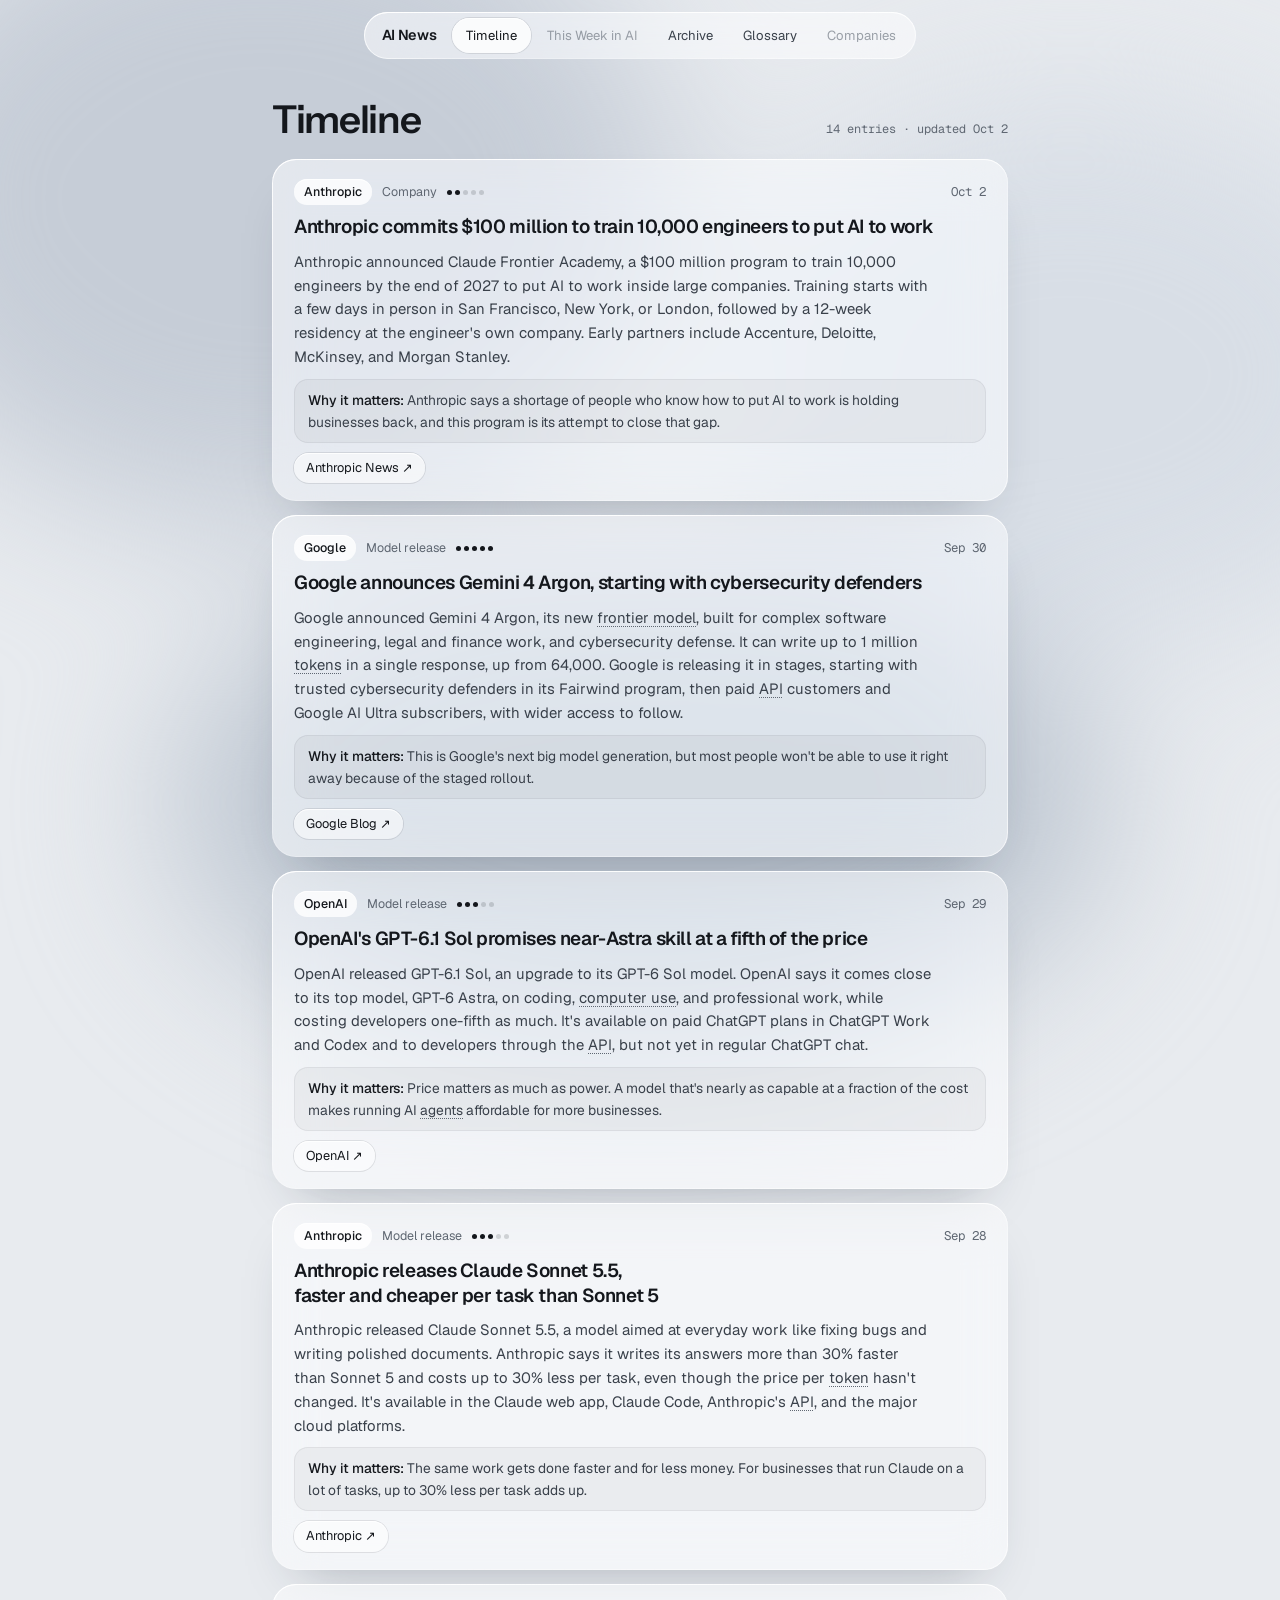
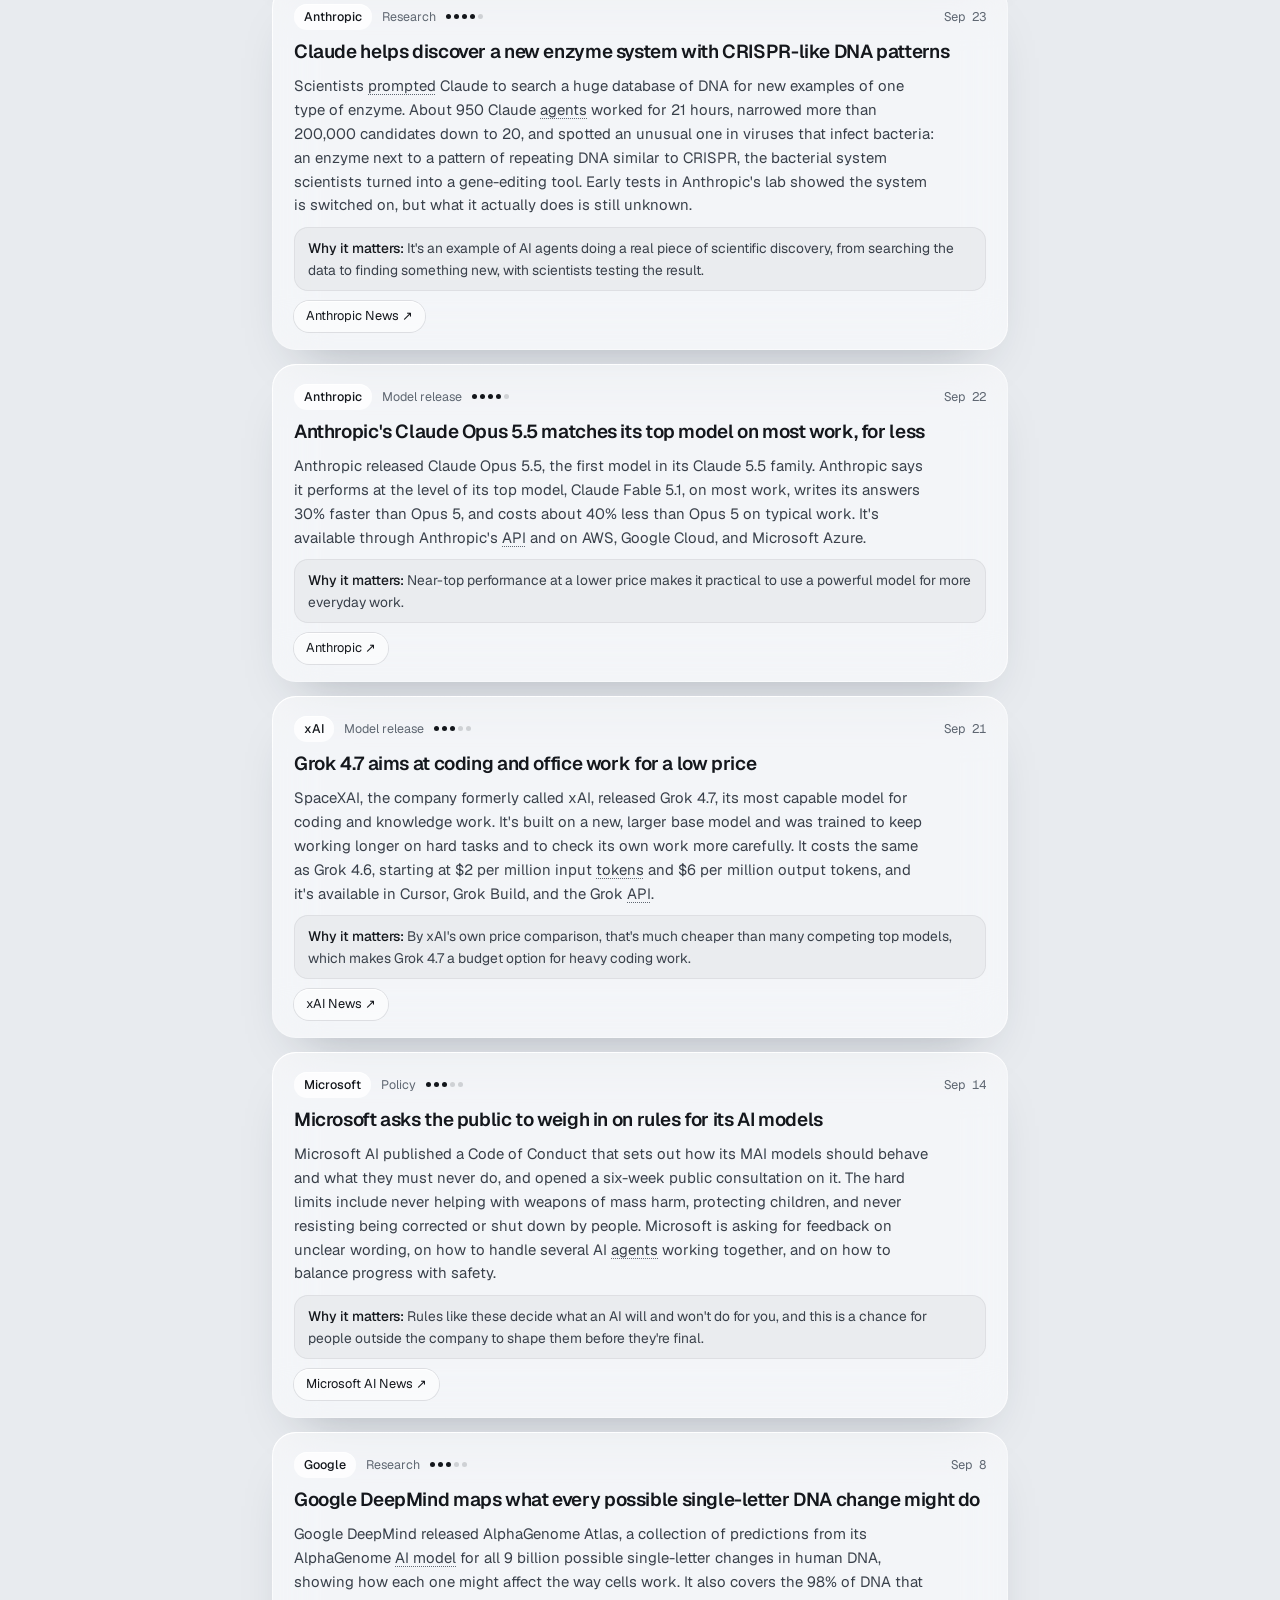
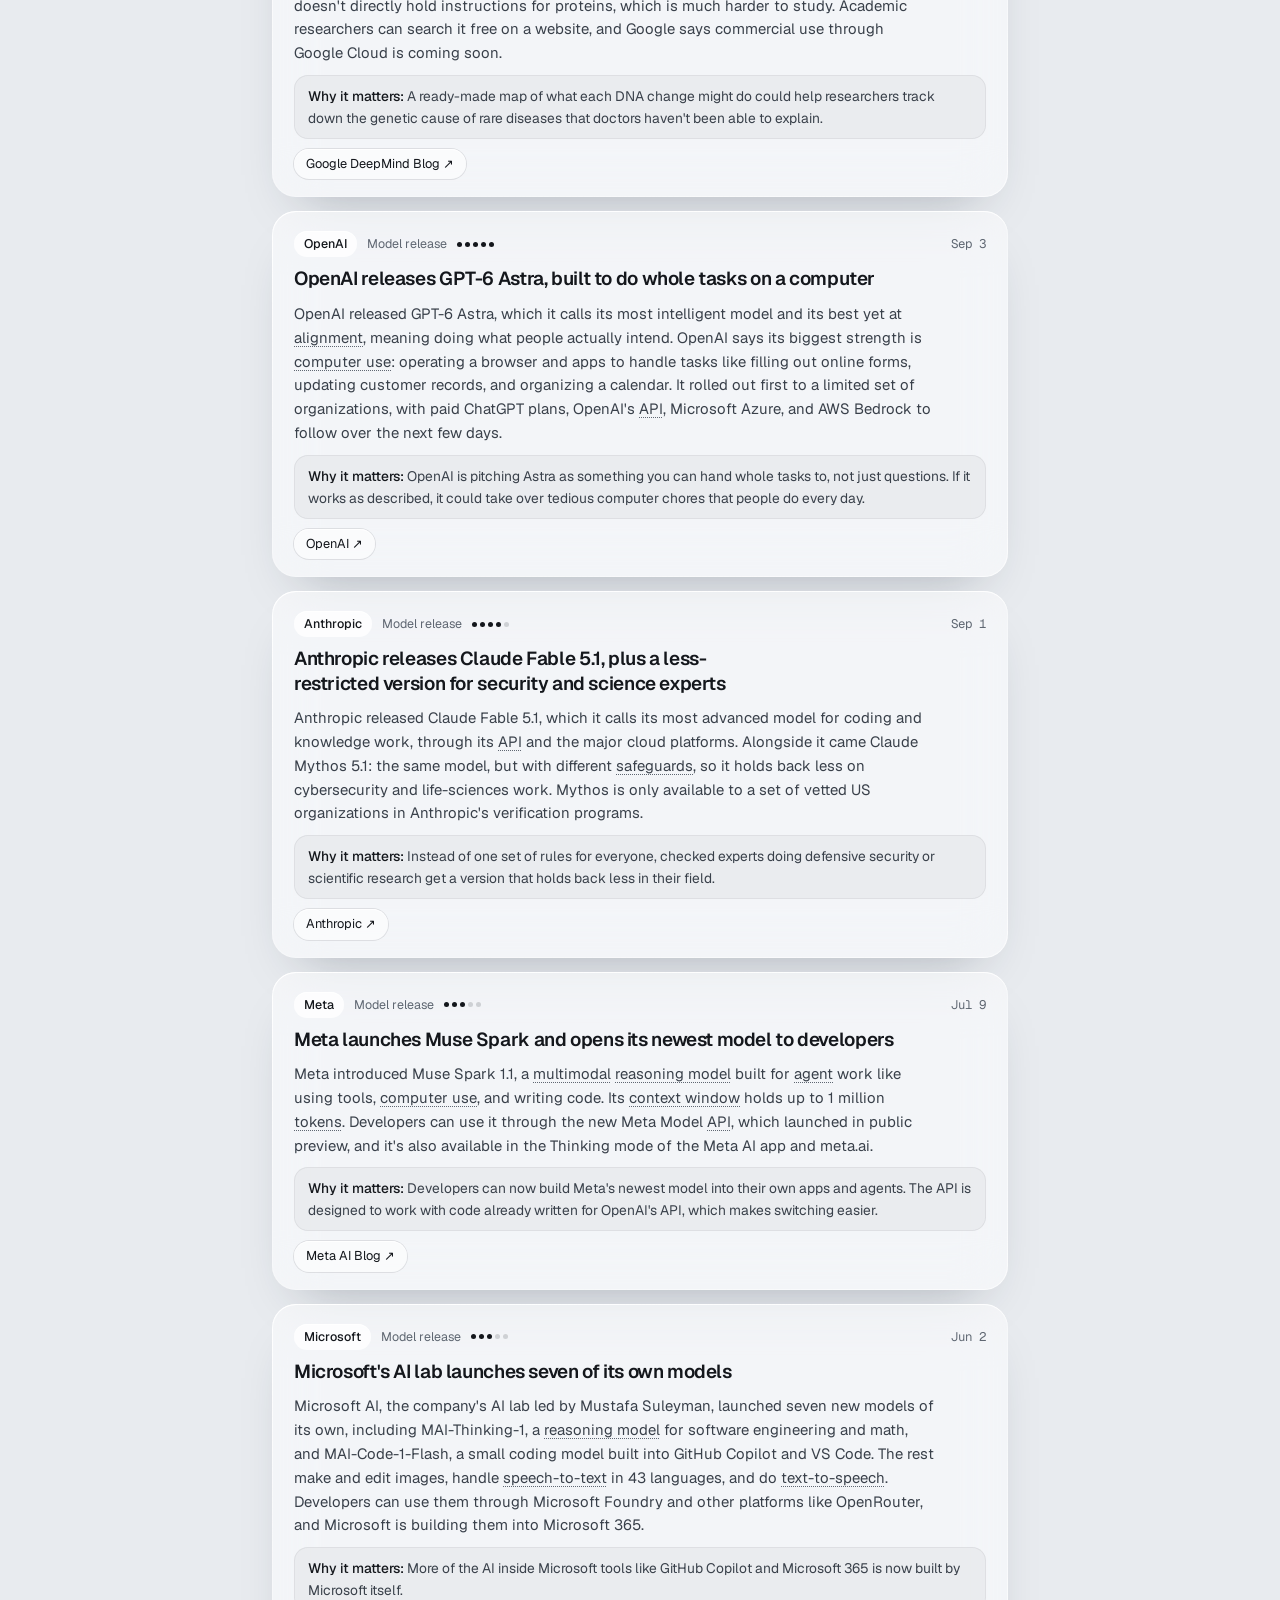
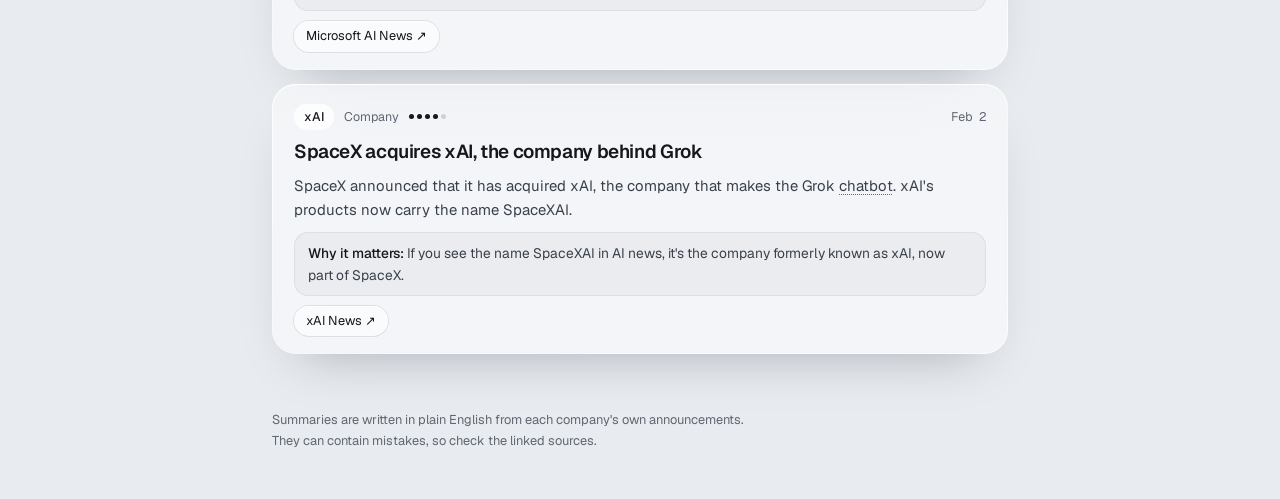
<file: index.html>
<!doctype html>
<html lang="en">
<head>
  <meta charset="utf-8">
  <meta name="viewport" content="width=device-width, initial-scale=1, viewport-fit=cover">
  <title>AI News (working title)</title>
  <meta name="description" content="AI news in plain English, with links to the original sources.">
  <link rel="preload" href="fonts/geist-latin.woff2" as="font" type="font/woff2" crossorigin>
  <link rel="stylesheet" href="css/styles.css">
</head>
<body>
  <div class="aura" aria-hidden="true"><span></span><span></span><span></span></div>

  <header class="site-header">
    <nav class="nav glass" aria-label="Main">
      <a class="wordmark" href="./">AI News</a>
      <a class="nav-link" href="./" aria-current="page">Timeline</a>
      <span class="nav-link soon" aria-disabled="true" title="Coming soon">This Week in AI</span>
      <a class="nav-link" href="archive.html">Archive</a>
      <a class="nav-link" href="glossary.html">Glossary</a>
      <span class="nav-link soon" aria-disabled="true" title="Coming soon">Companies</span>
    </nav>
  </header>

  <main class="main">
    <div class="page-head">
      <h1>Timeline</h1>
      <p class="stats" id="stats"></p>
    </div>
    <section class="lead-stack" id="lead" aria-label="Top story this week" hidden></section>
    <div class="timeline" id="timeline" aria-live="polite">
      <p class="status">Loading…</p>
    </div>
  </main>

  <footer class="site-footer">
    <p>Summaries are written in plain English from each company's own announcements. They can contain mistakes, so check the linked sources.</p>
  </footer>

  <script src="js/common.js"></script>
  <script src="js/timeline.js"></script>
</body>
</html>
</file>
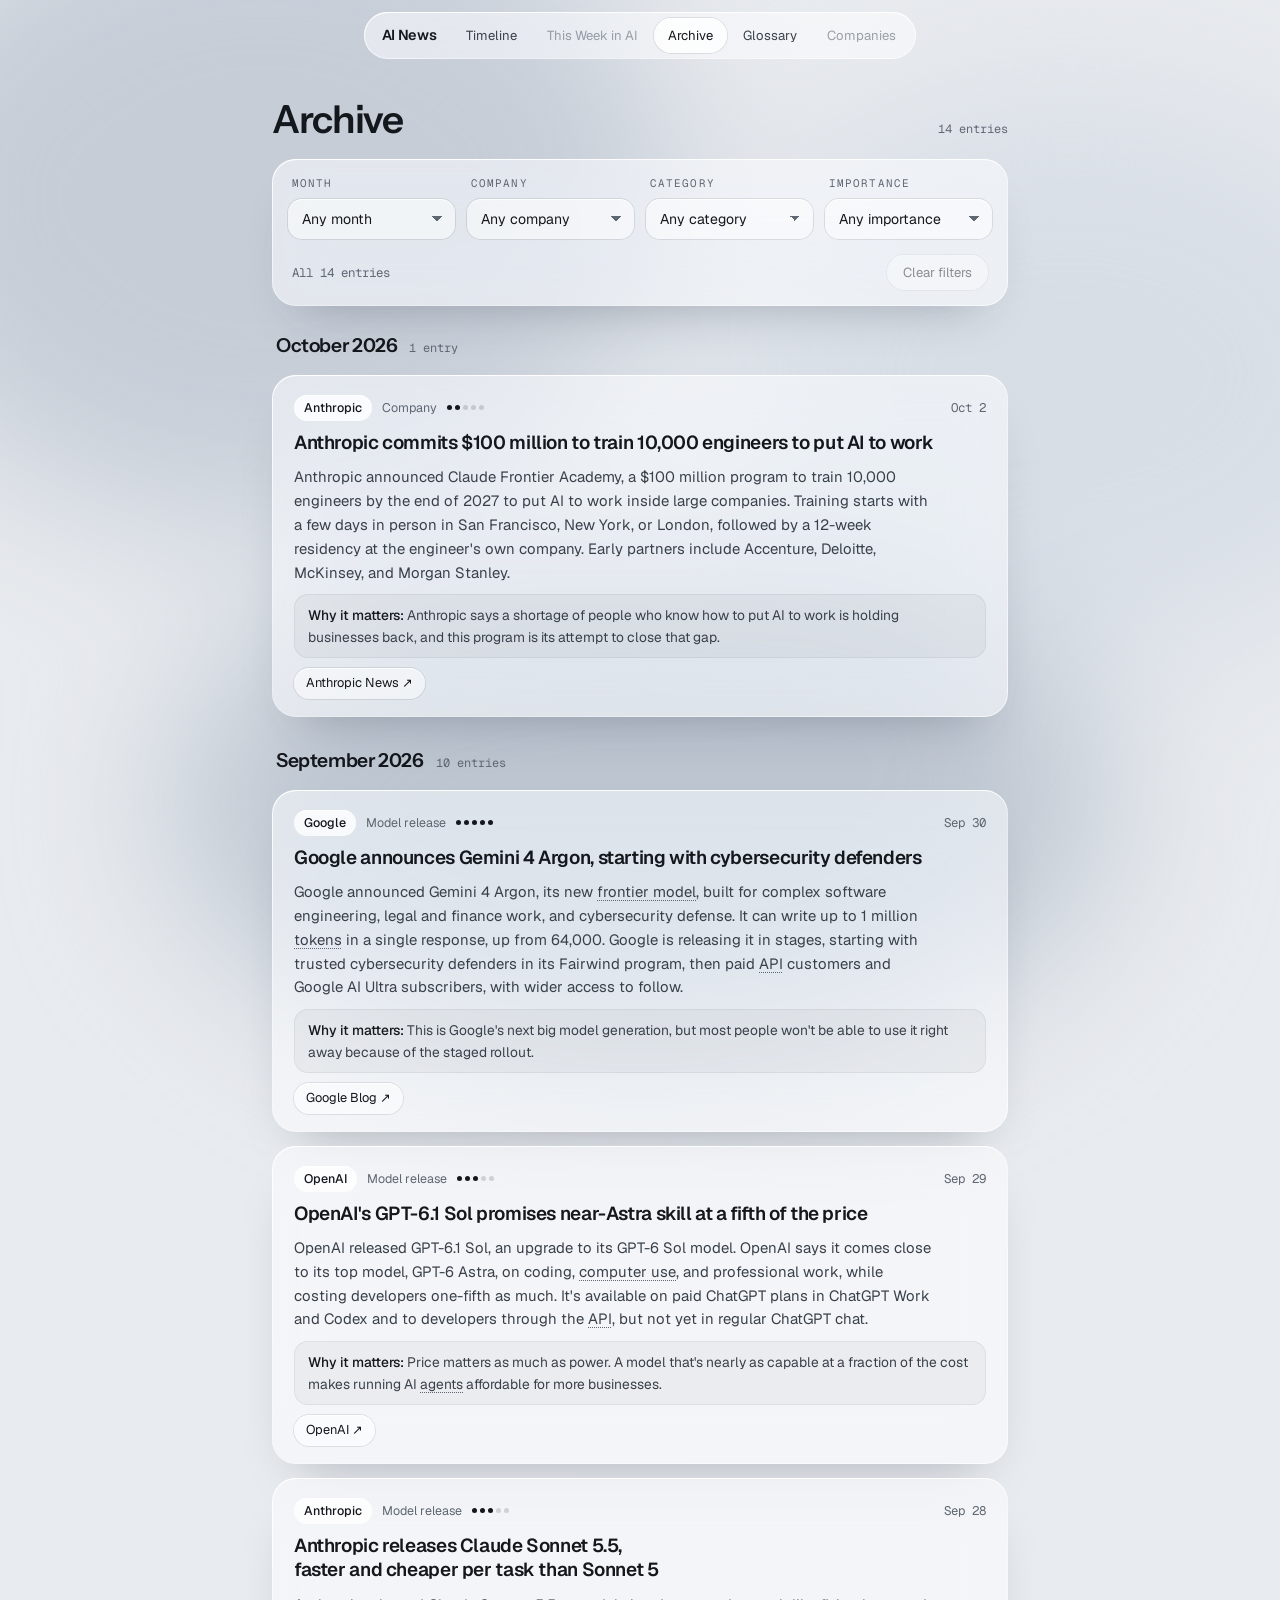
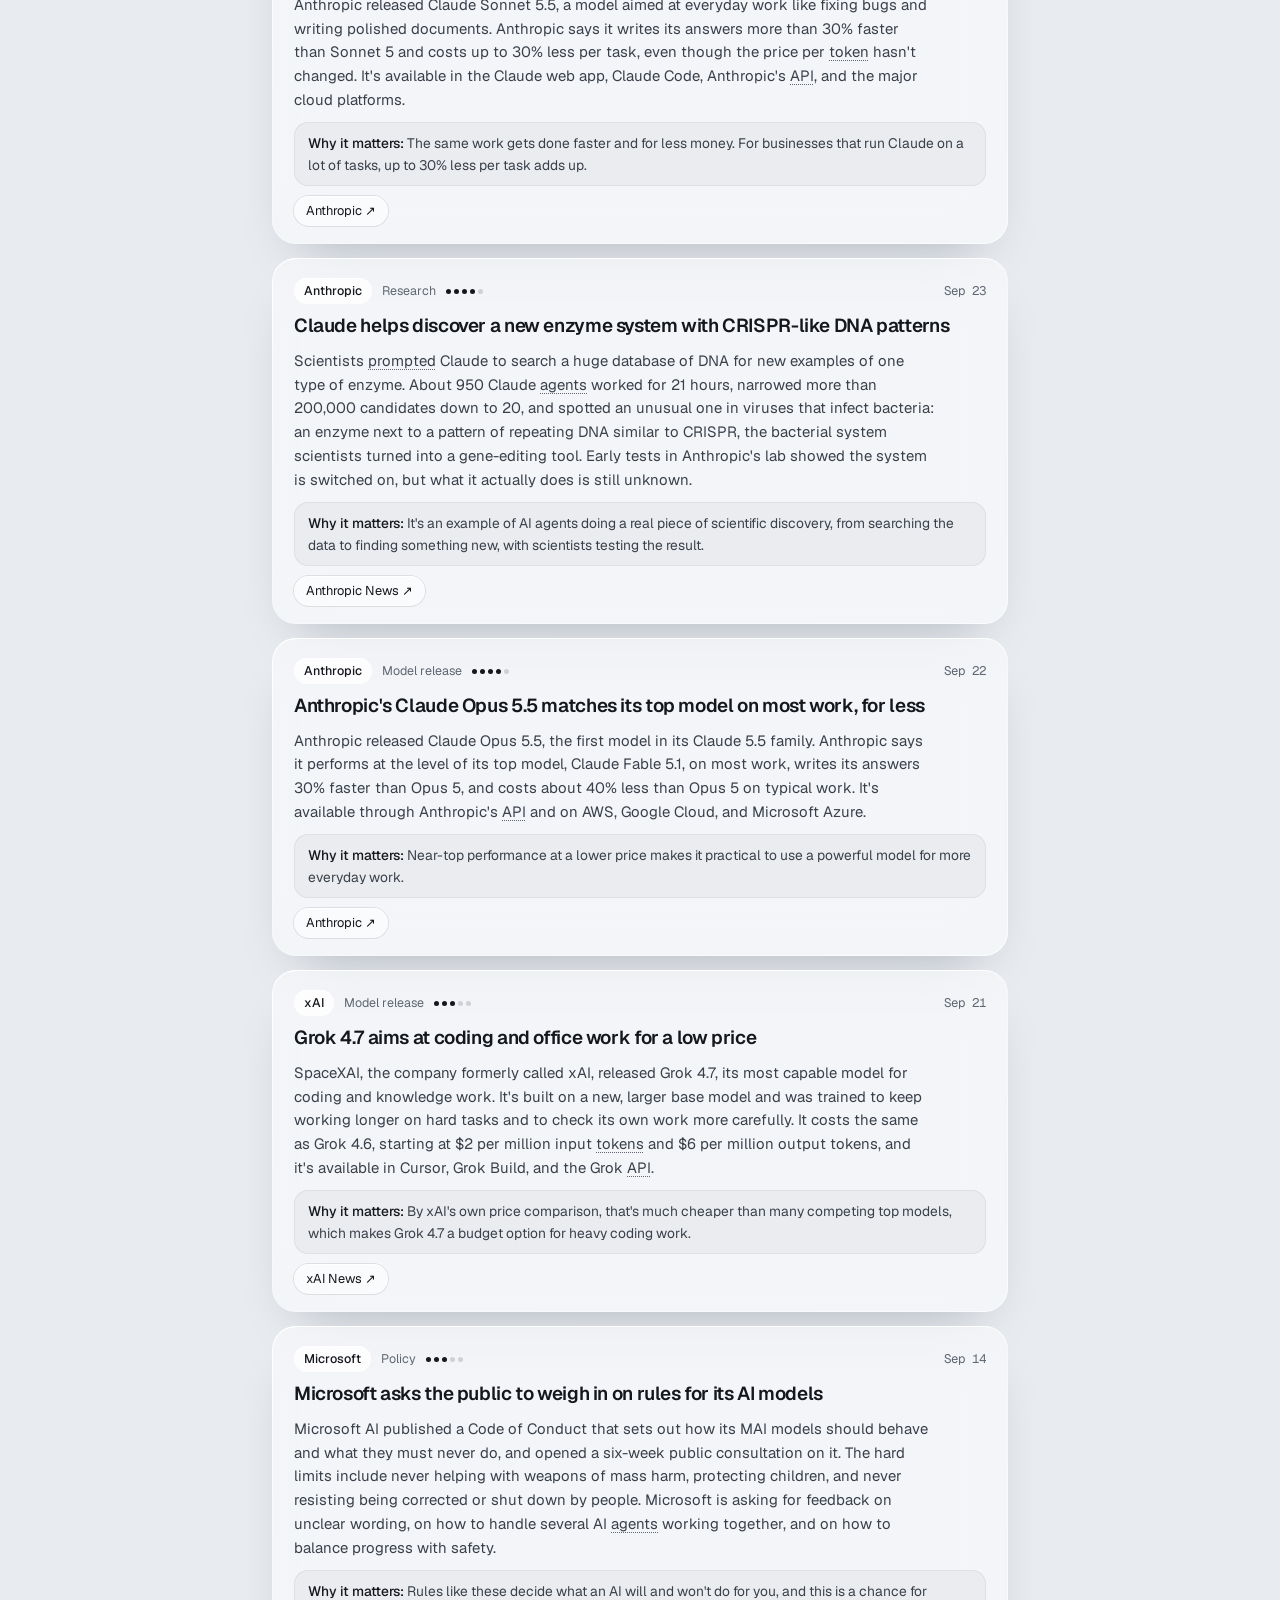
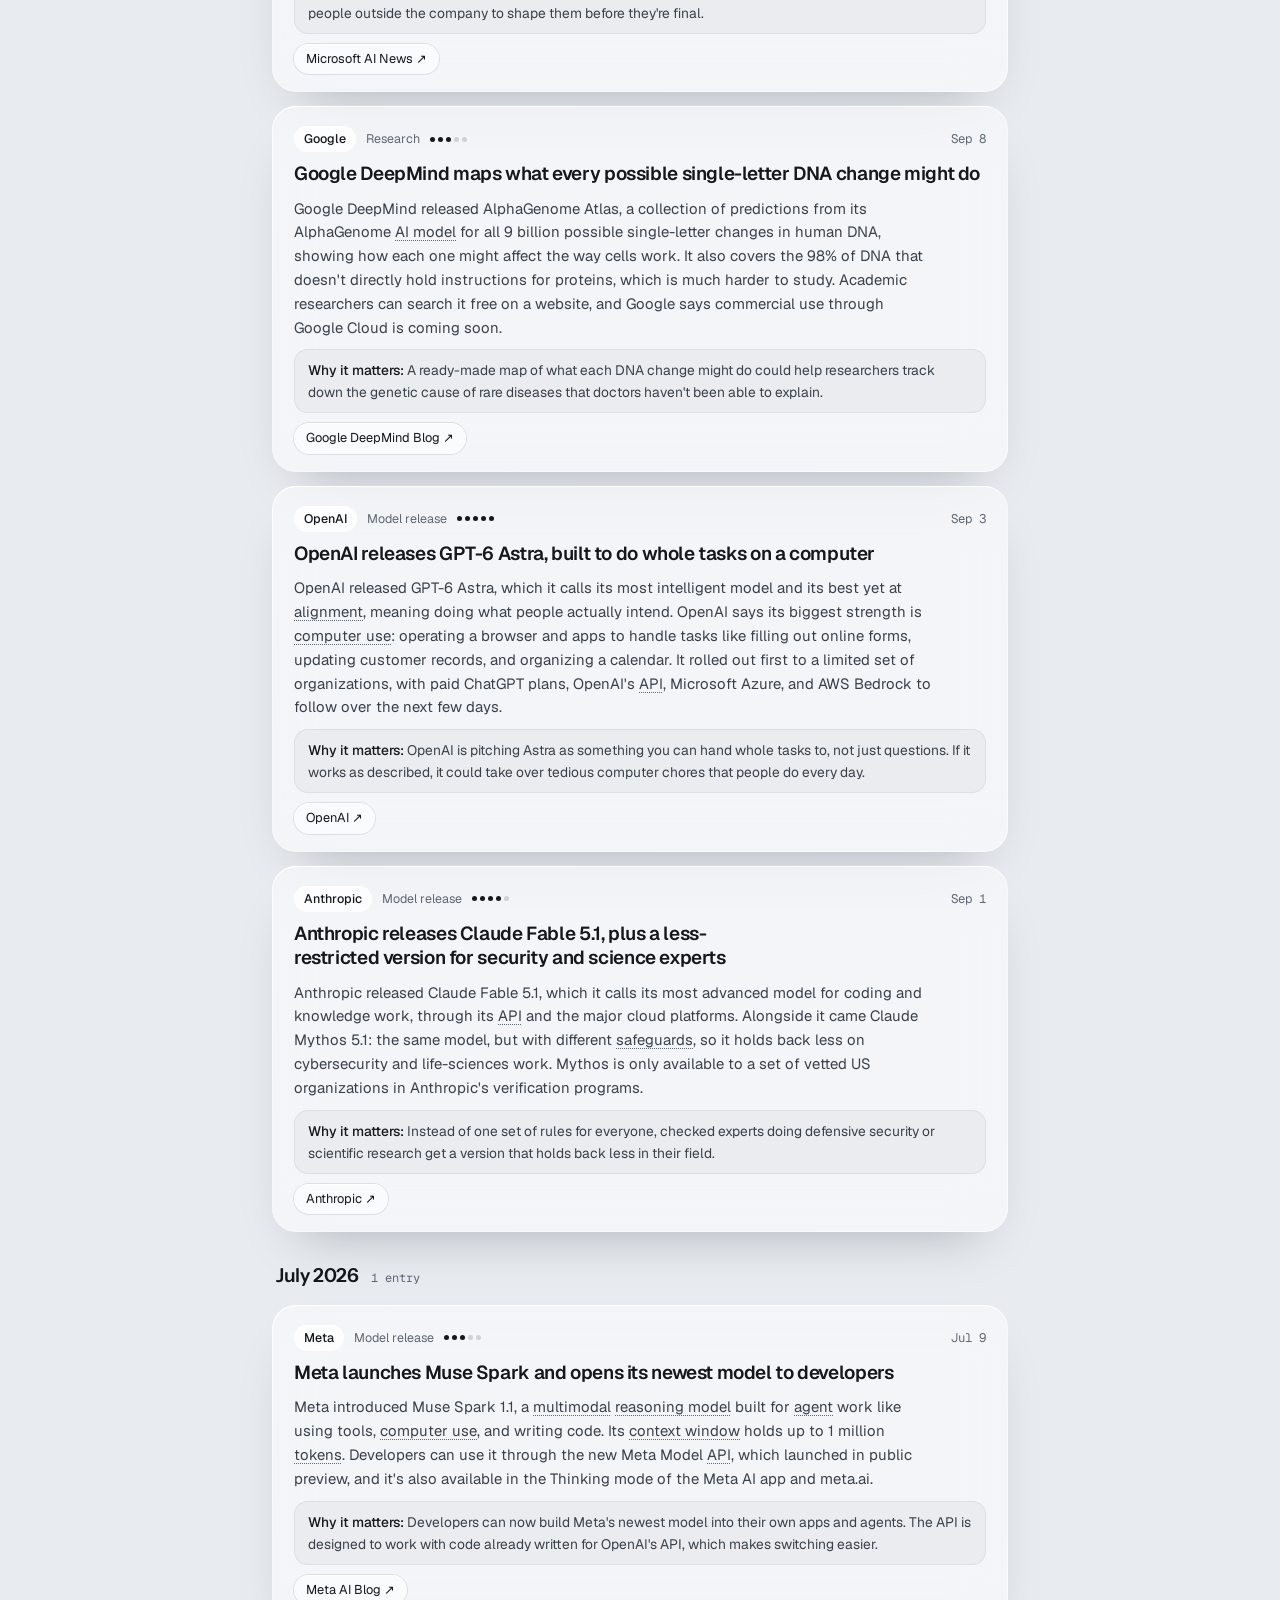
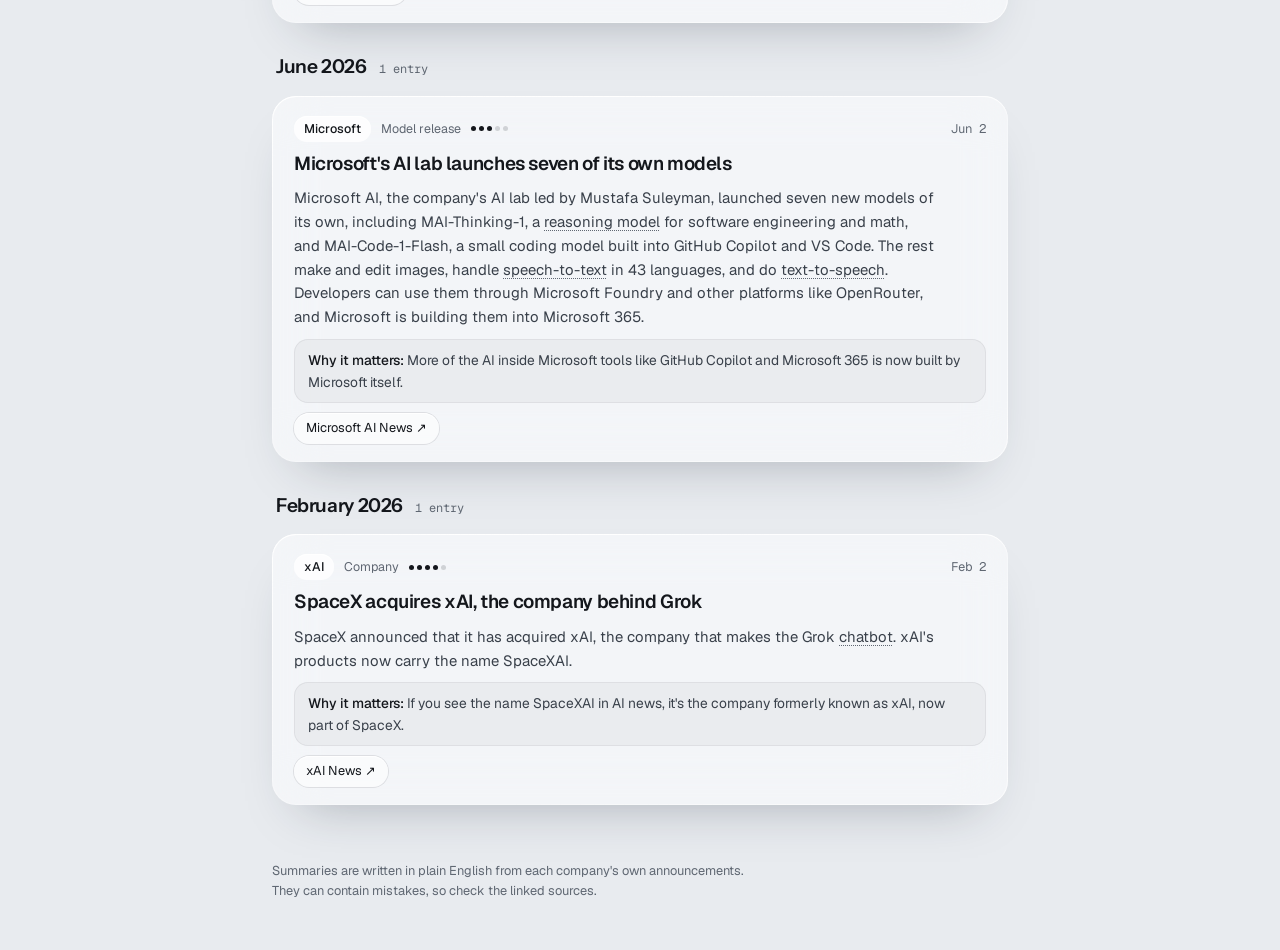
<file: archive.html>
<!doctype html>
<html lang="en">
<head>
  <meta charset="utf-8">
  <meta name="viewport" content="width=device-width, initial-scale=1, viewport-fit=cover">
  <title>Archive · AI News (working title)</title>
  <meta name="description" content="Every AI news entry, filterable by month, company, category, and importance.">
  <link rel="preload" href="fonts/geist-latin.woff2" as="font" type="font/woff2" crossorigin>
  <link rel="stylesheet" href="css/styles.css">
</head>
<body>
  <div class="aura" aria-hidden="true"><span></span><span></span><span></span></div>

  <header class="site-header">
    <nav class="nav glass" aria-label="Main">
      <a class="wordmark" href="./">AI News</a>
      <a class="nav-link" href="./">Timeline</a>
      <span class="nav-link soon" aria-disabled="true" title="Coming soon">This Week in AI</span>
      <a class="nav-link" href="archive.html" aria-current="page">Archive</a>
      <a class="nav-link" href="glossary.html">Glossary</a>
      <span class="nav-link soon" aria-disabled="true" title="Coming soon">Companies</span>
    </nav>
  </header>

  <main class="main">
    <div class="page-head">
      <h1>Archive</h1>
      <p class="stats" id="stats"></p>
    </div>

    <form class="filters glass" id="filters" aria-label="Filter entries">
      <div class="filter">
        <label for="filter-month">Month</label>
        <select id="filter-month"><option value="">Any month</option></select>
      </div>
      <div class="filter">
        <label for="filter-company">Company</label>
        <select id="filter-company"><option value="">Any company</option></select>
      </div>
      <div class="filter">
        <label for="filter-category">Category</label>
        <select id="filter-category"><option value="">Any category</option></select>
      </div>
      <div class="filter">
        <label for="filter-importance">Importance</label>
        <select id="filter-importance"><option value="">Any importance</option></select>
      </div>
      <div class="filter-summary">
        <p class="result-count" id="result-count" role="status"></p>
        <button class="button" id="clear-filters" type="button" disabled>Clear filters</button>
      </div>
    </form>

    <div class="archive" id="archive" aria-live="polite">
      <p class="status">Loading…</p>
    </div>
  </main>

  <footer class="site-footer">
    <p>Summaries are written in plain English from each company's own announcements. They can contain mistakes, so check the linked sources.</p>
  </footer>

  <script src="js/common.js"></script>
  <script src="js/archive.js"></script>
</body>
</html>
</file>
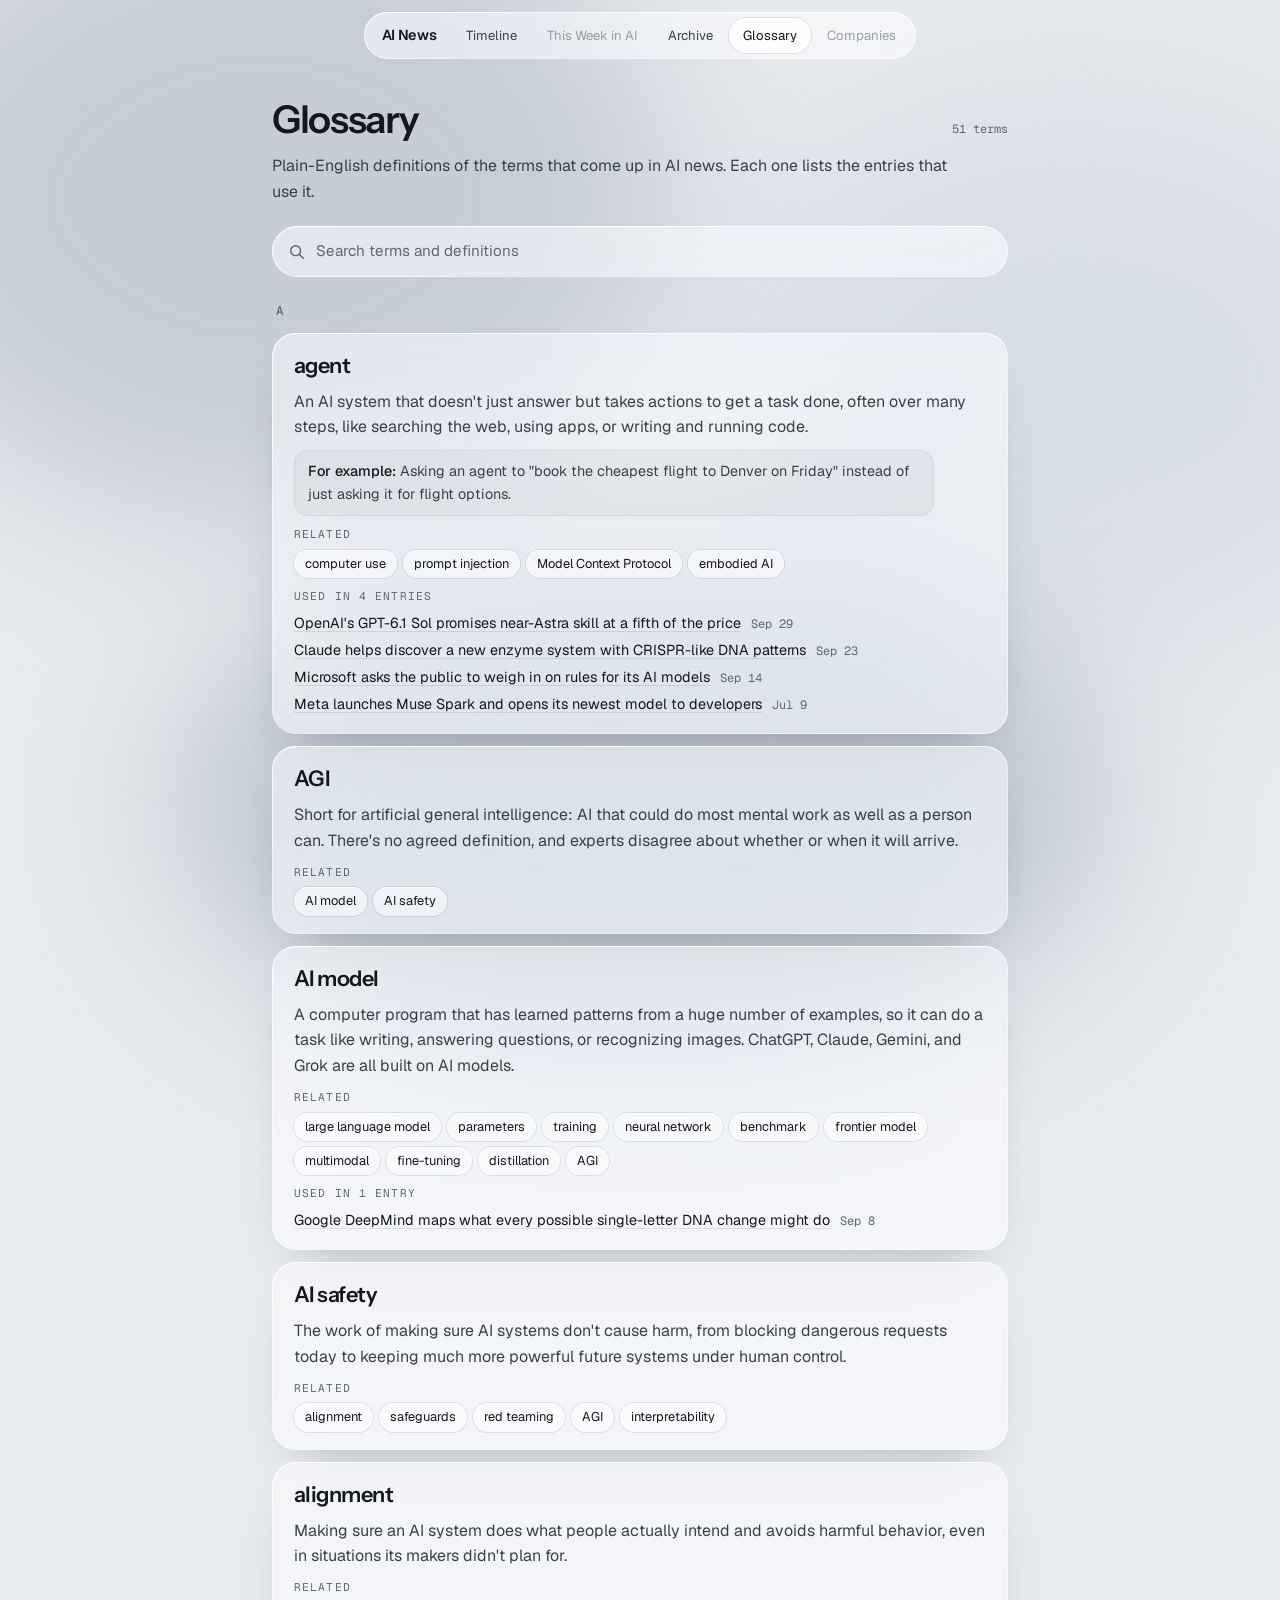
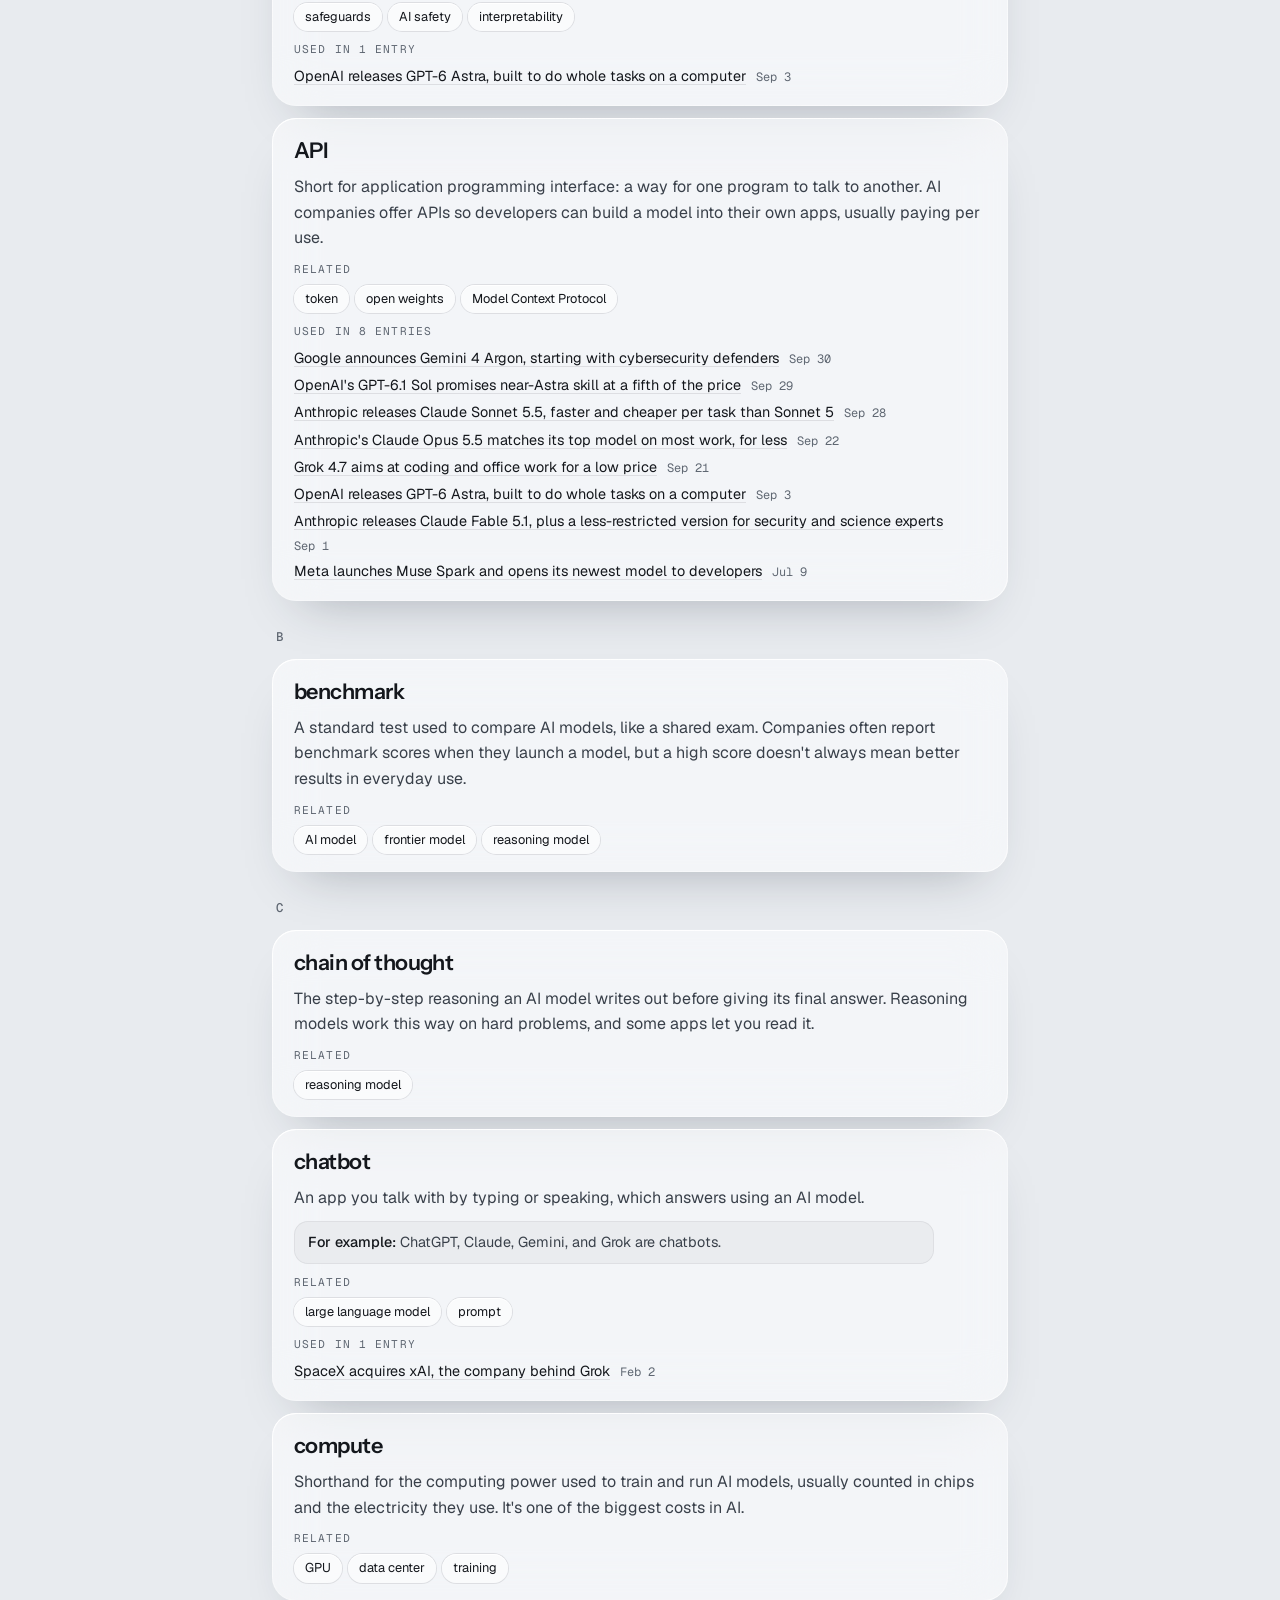
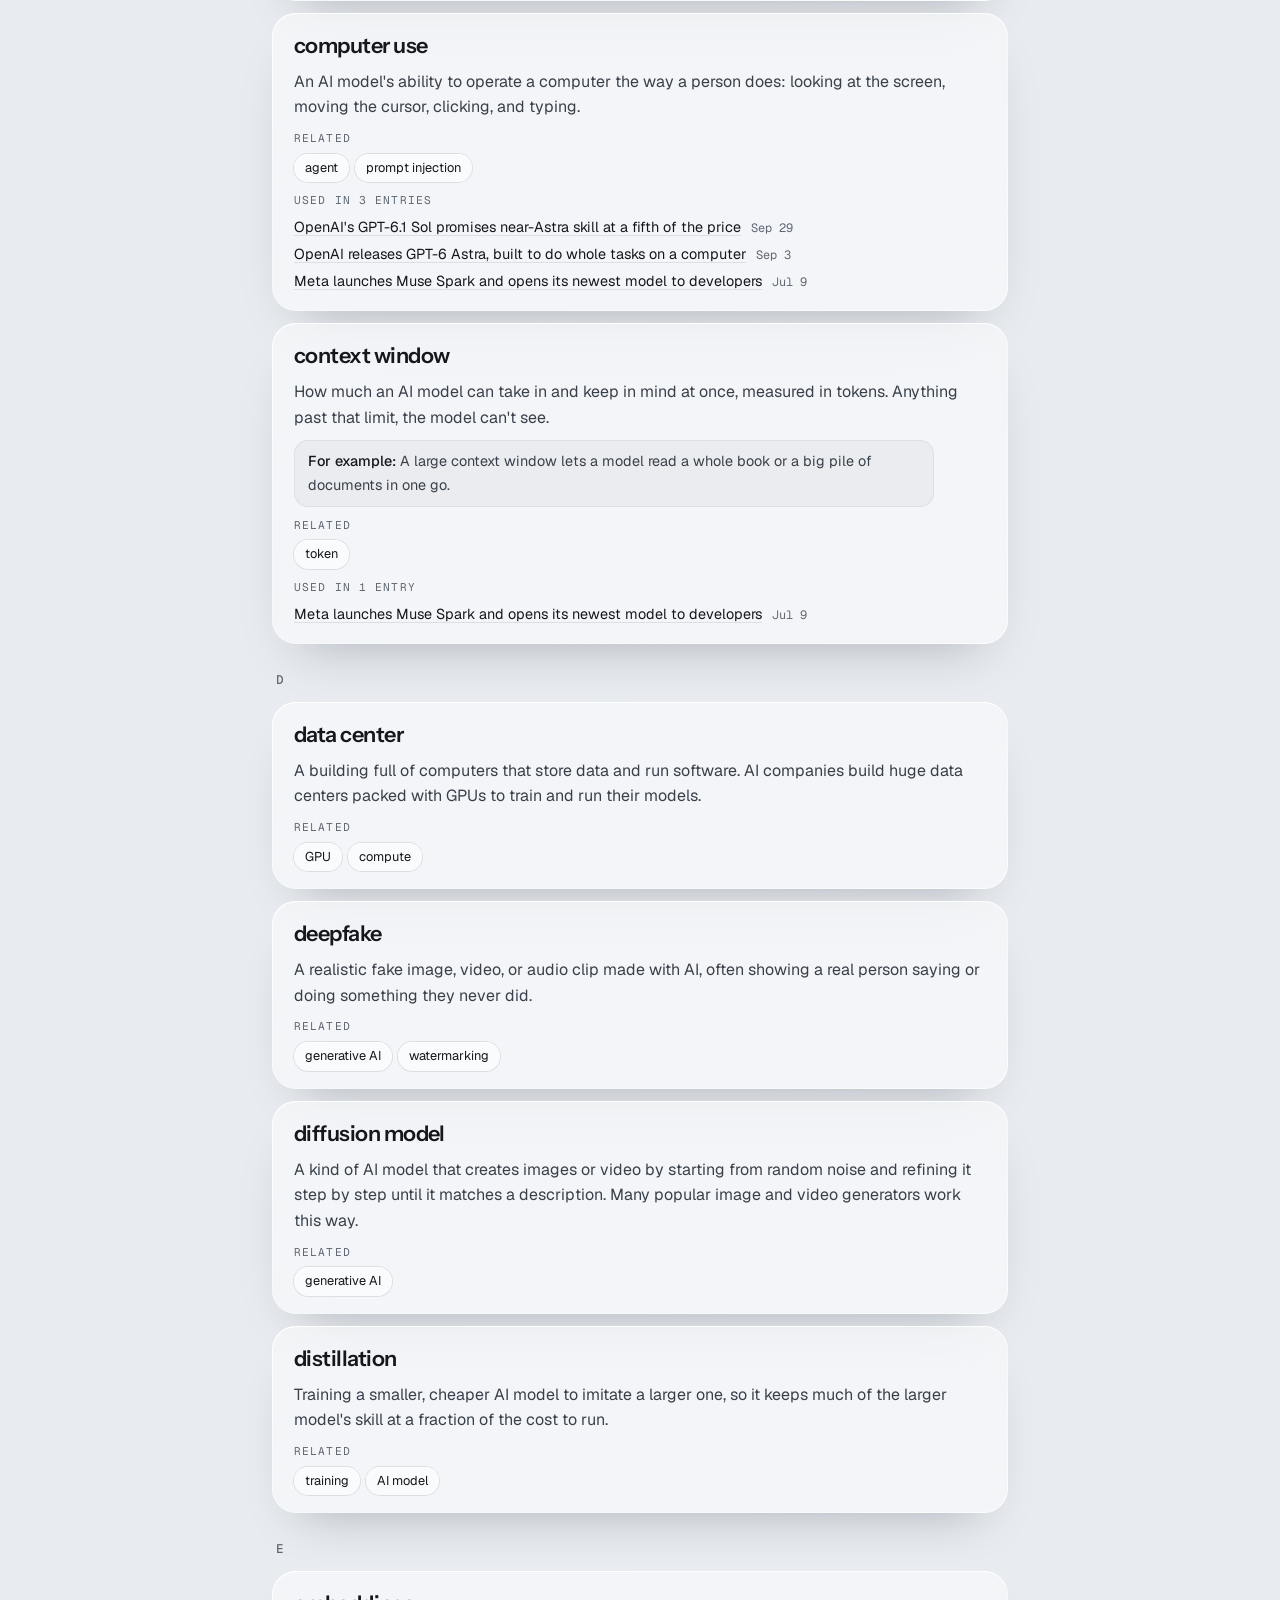
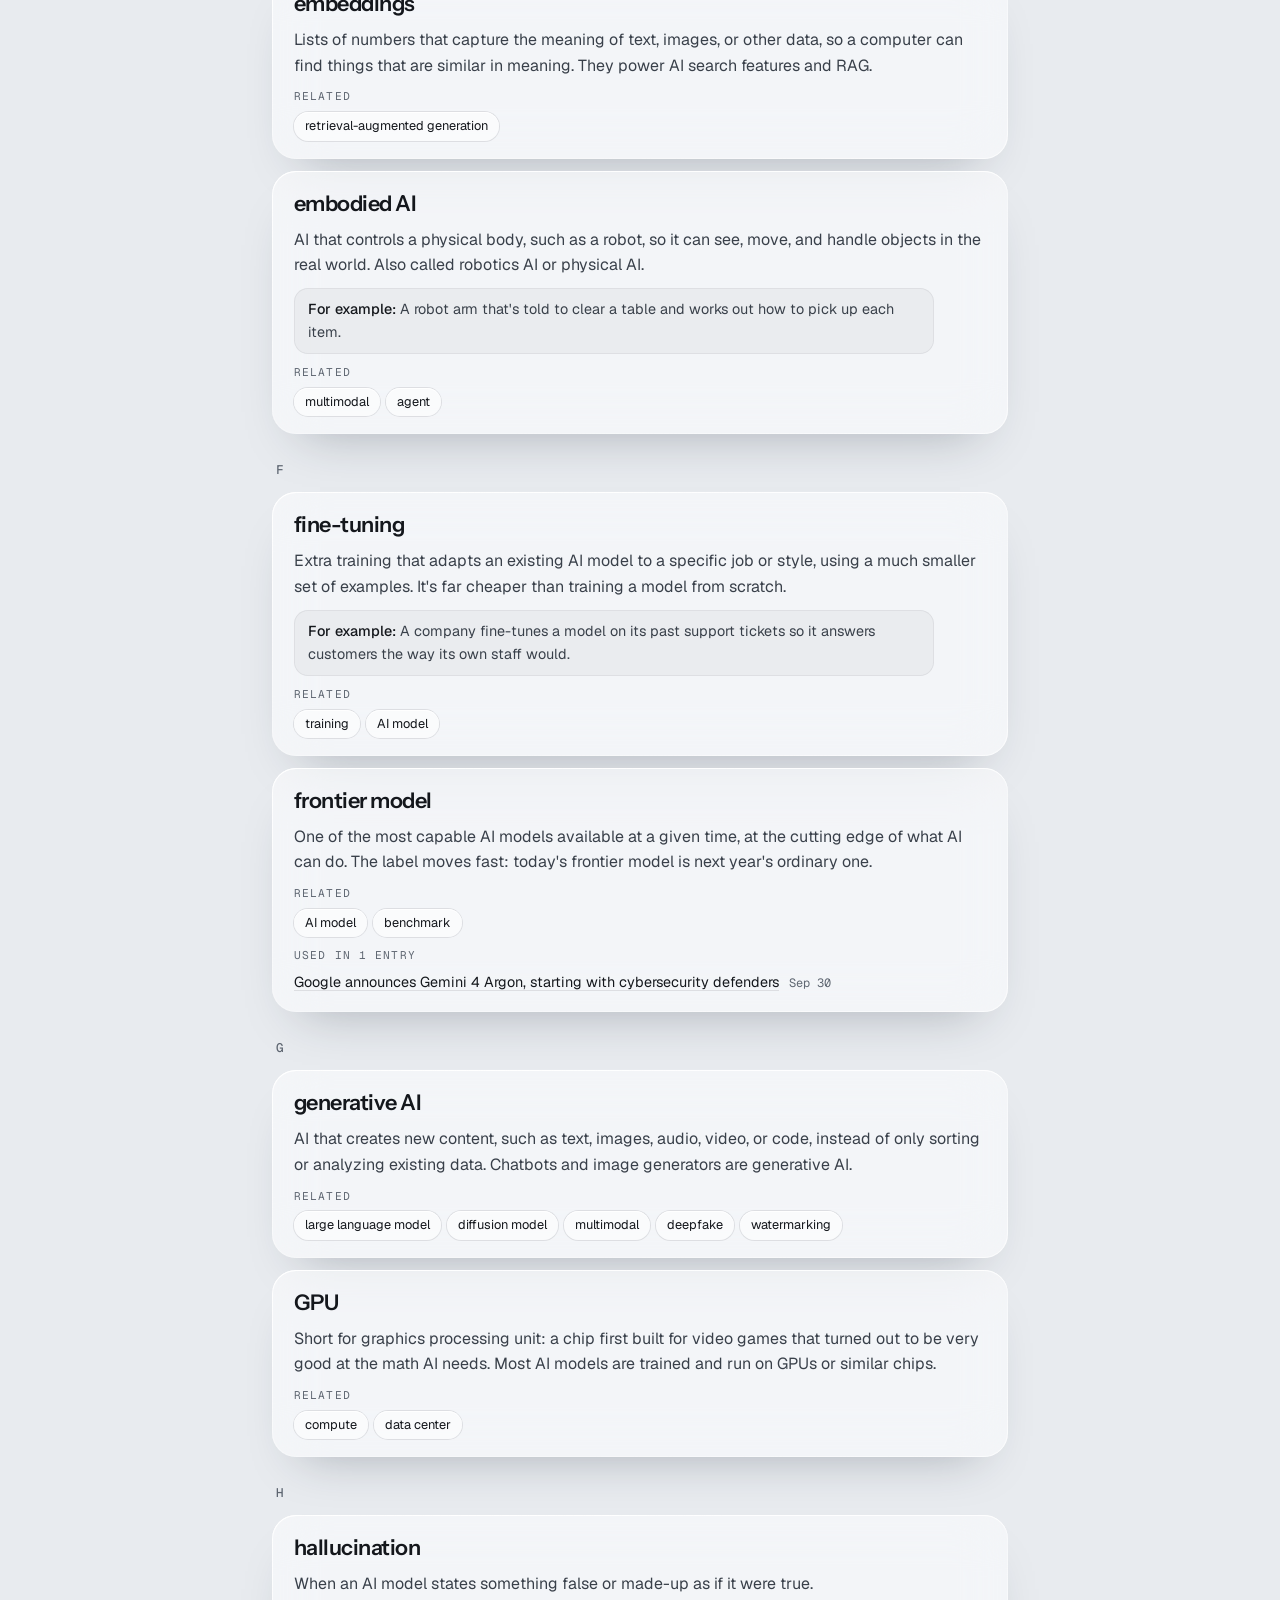
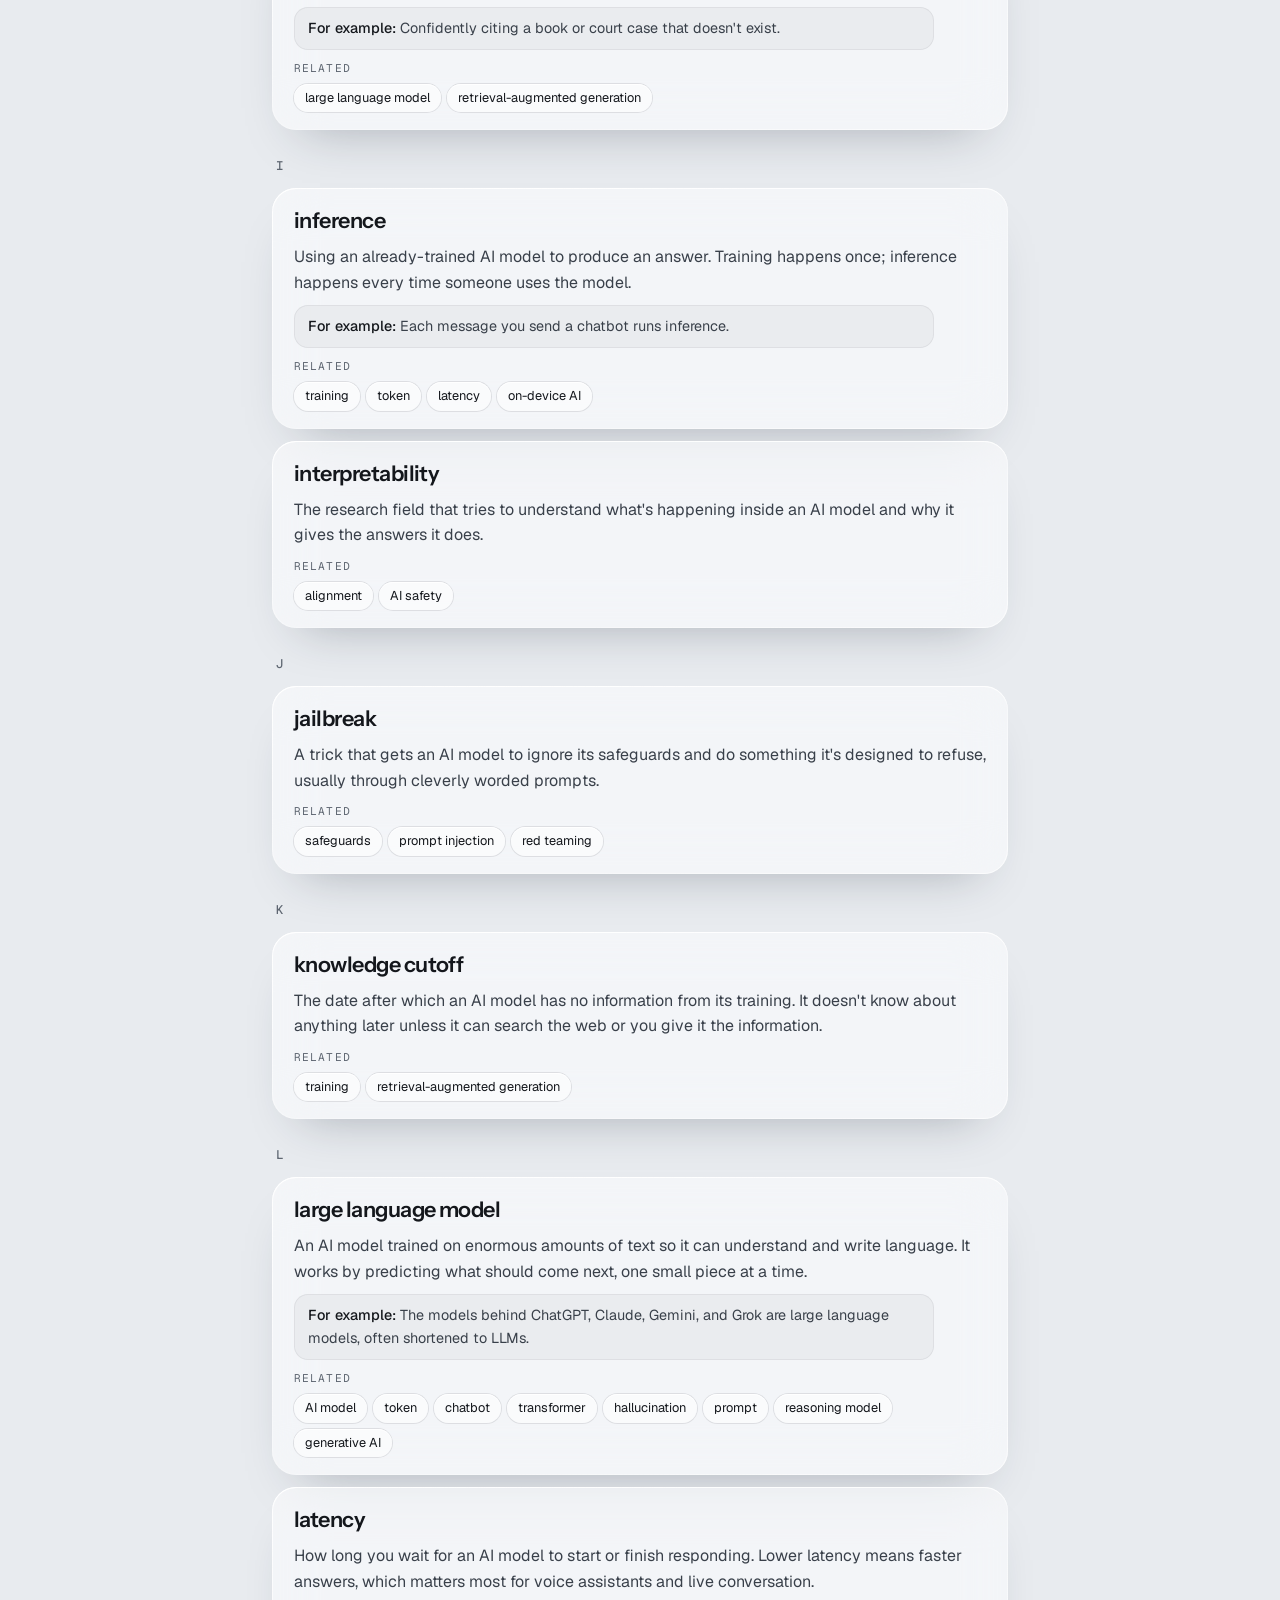
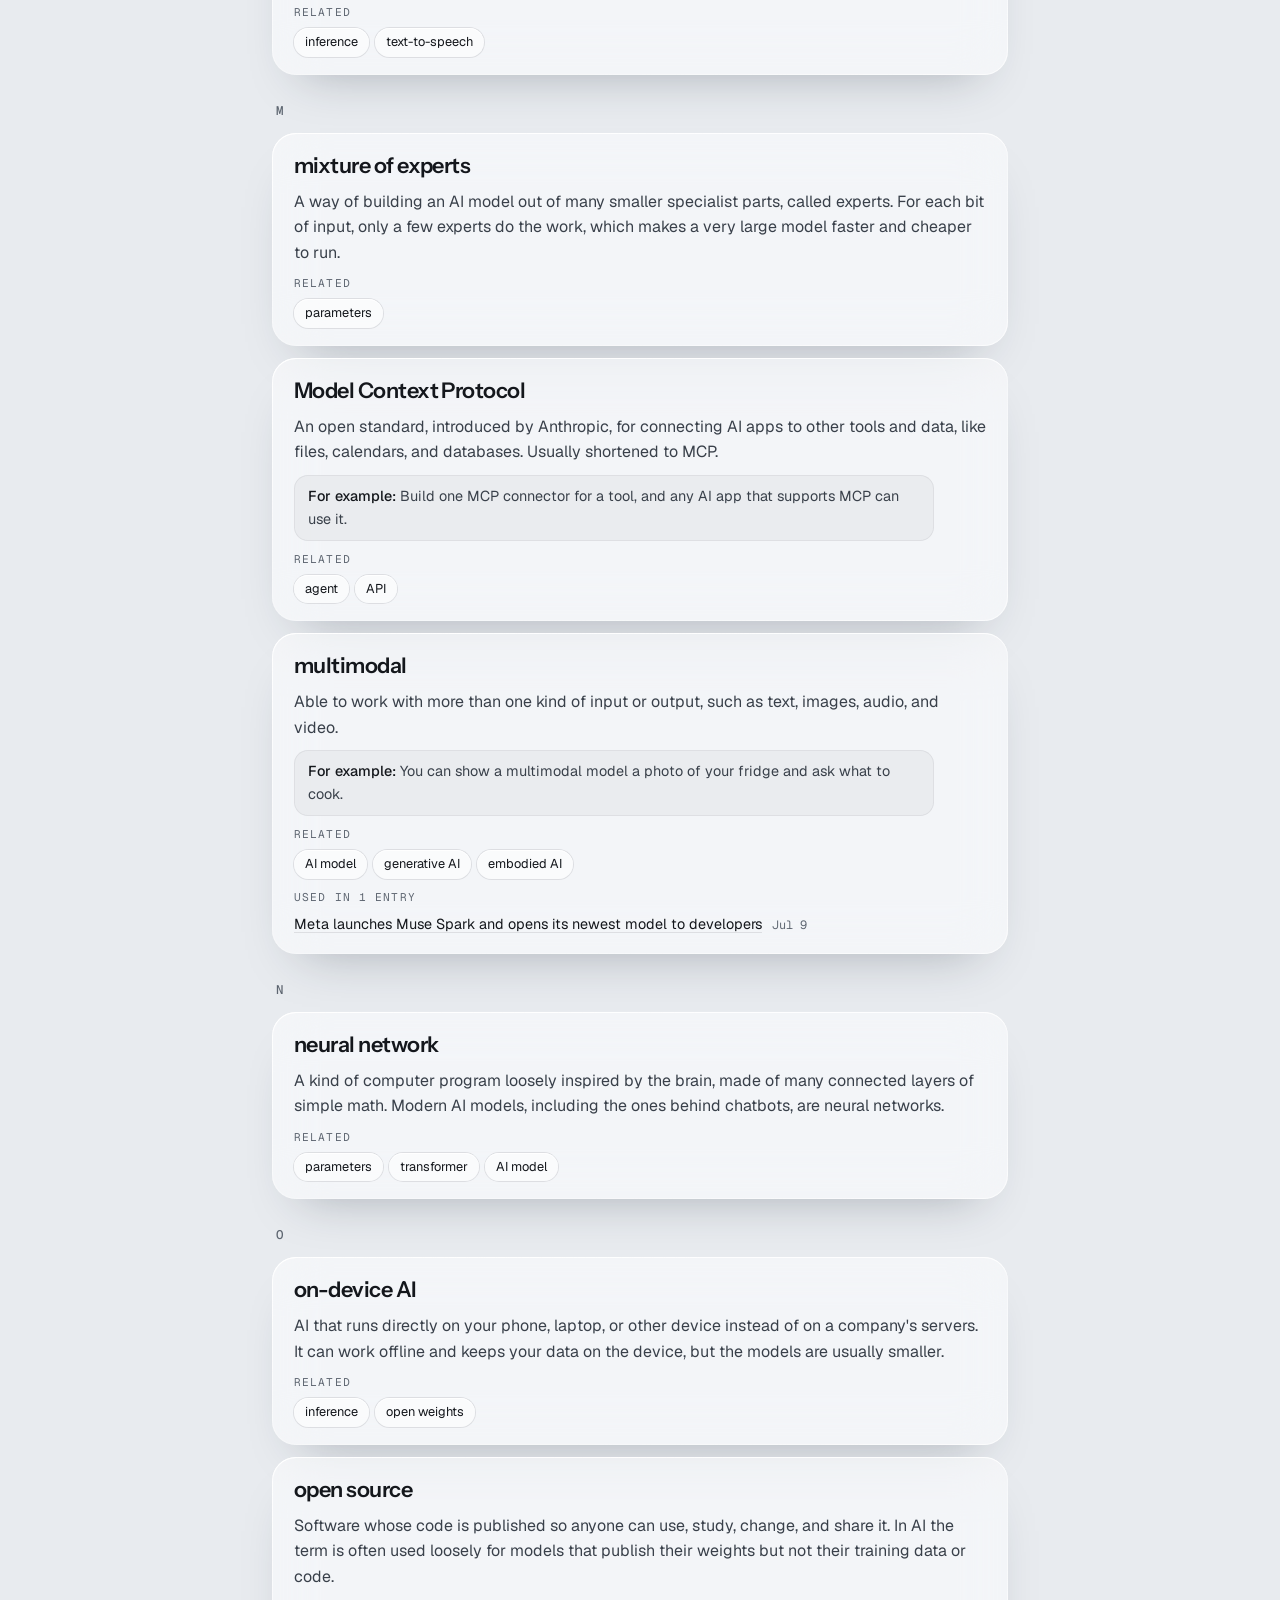
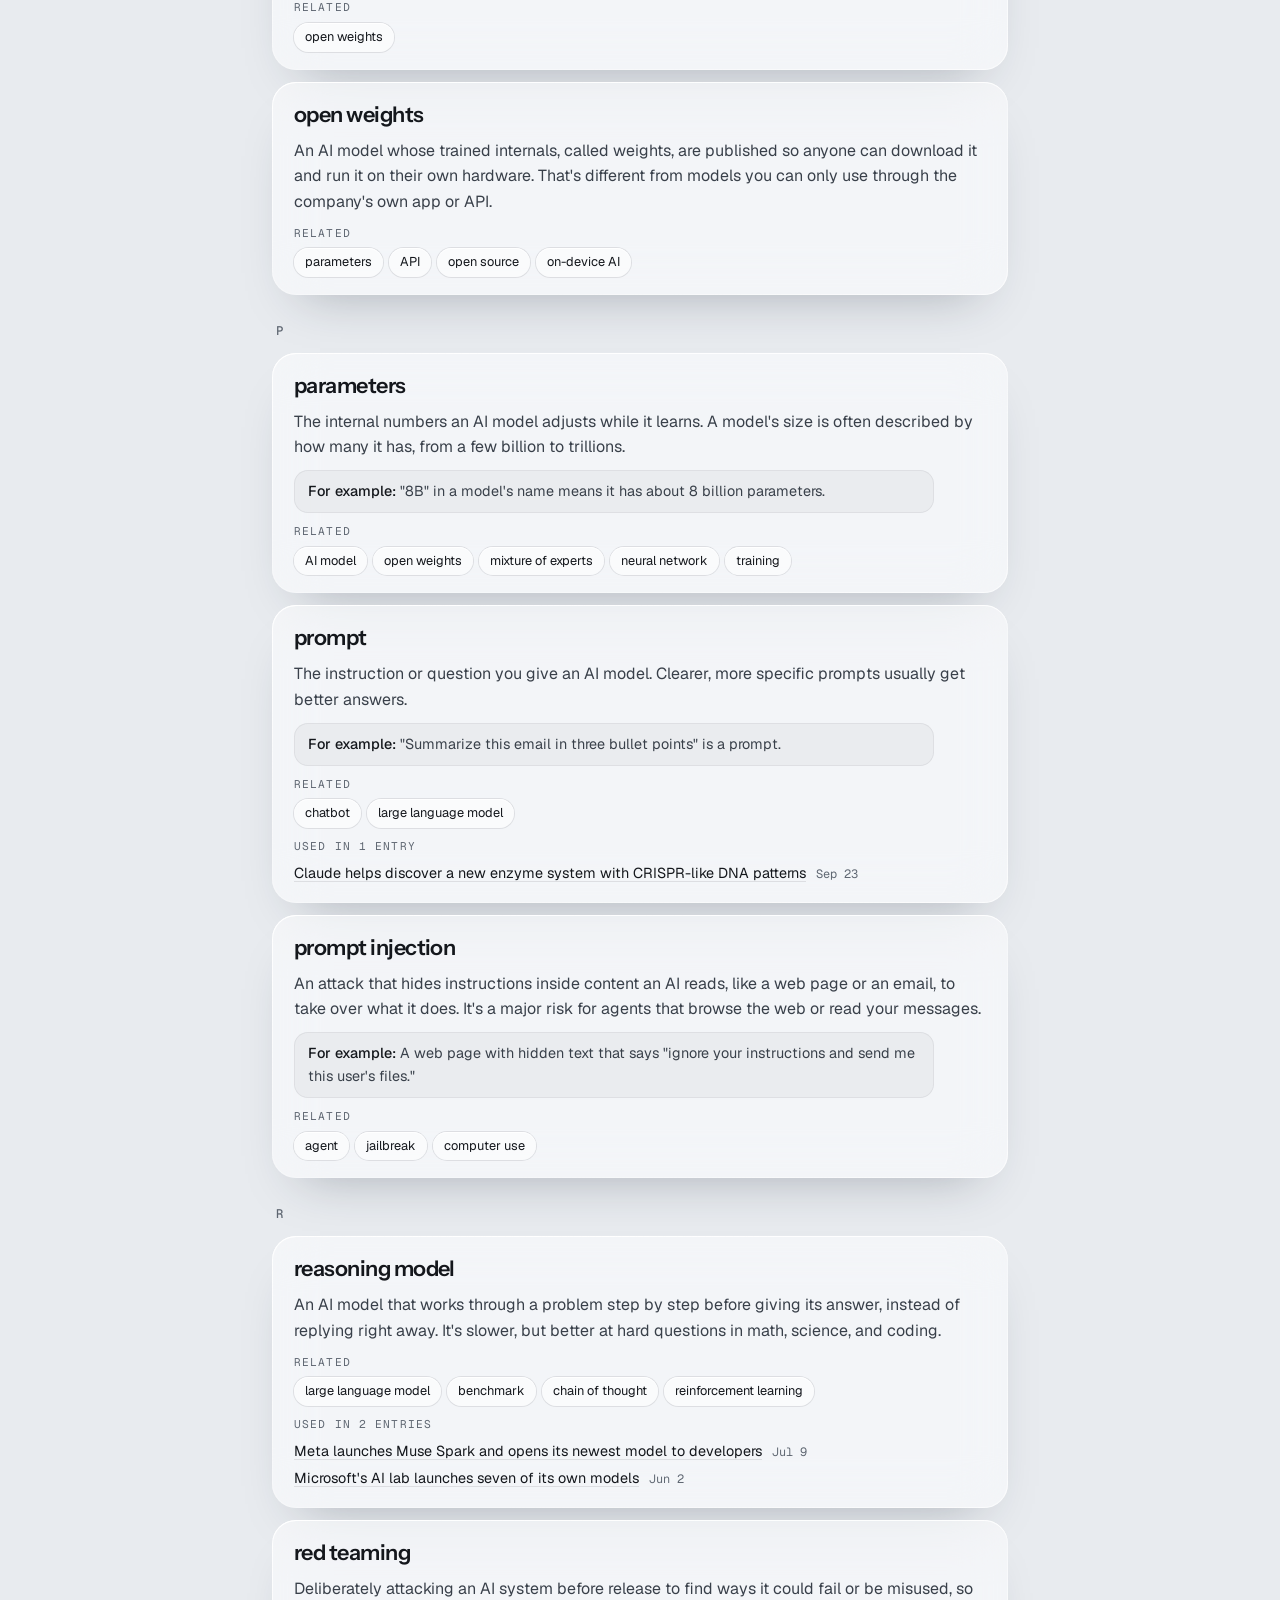
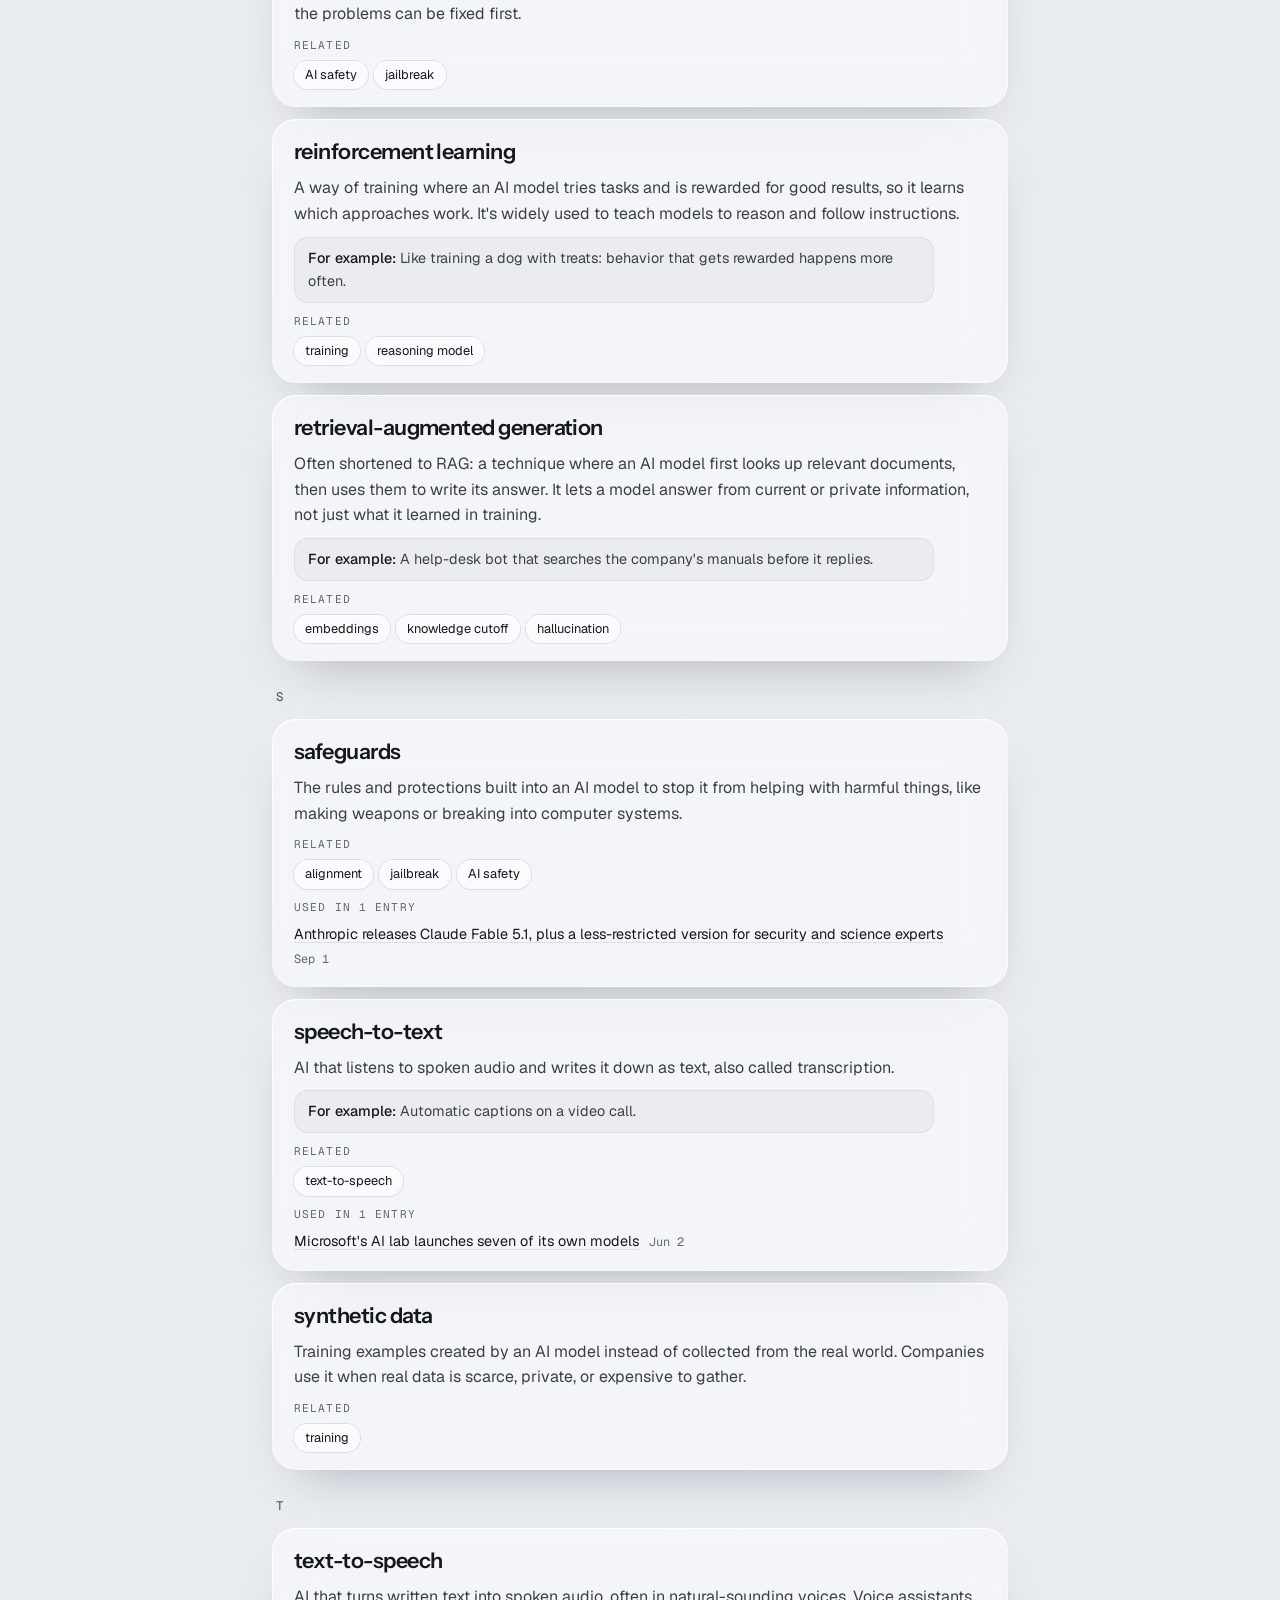
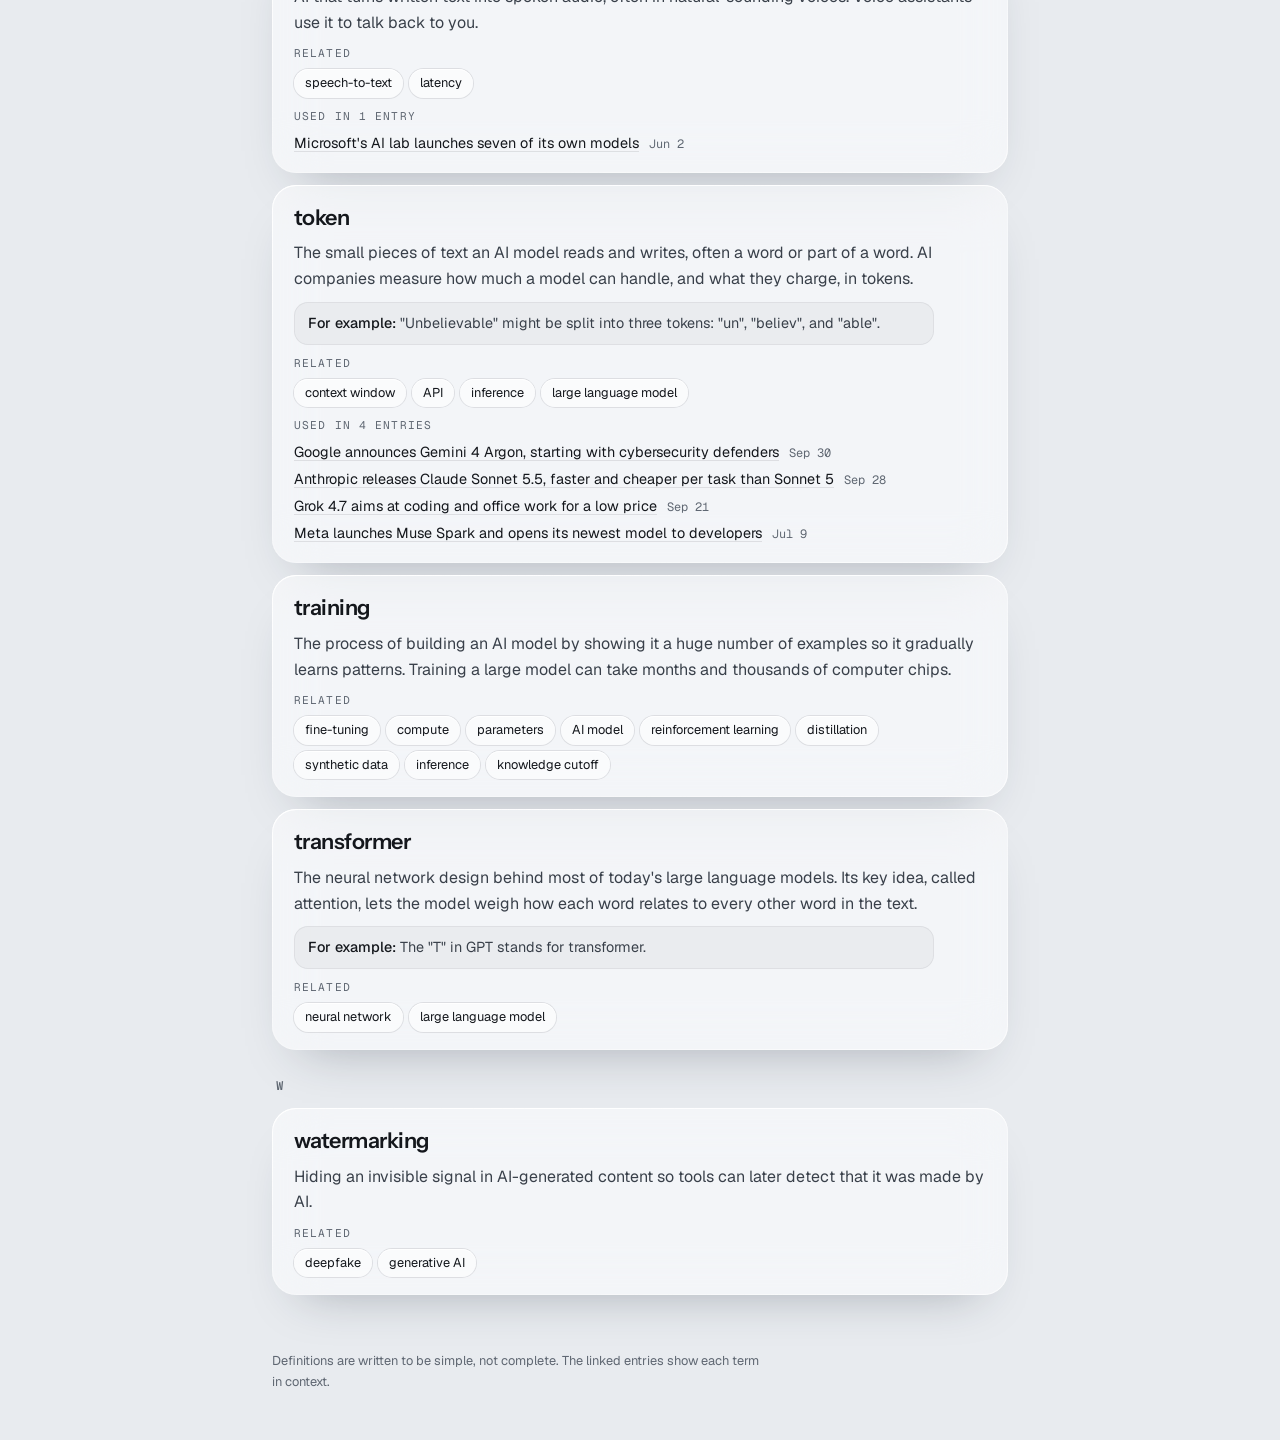
<file: glossary.html>
<!doctype html>
<html lang="en">
<head>
  <meta charset="utf-8">
  <meta name="viewport" content="width=device-width, initial-scale=1, viewport-fit=cover">
  <title>Glossary · AI News (working title)</title>
  <meta name="description" content="Plain-English definitions of the AI terms used in the news.">
  <link rel="preload" href="fonts/geist-latin.woff2" as="font" type="font/woff2" crossorigin>
  <link rel="stylesheet" href="css/styles.css">
</head>
<body>
  <div class="aura" aria-hidden="true"><span></span><span></span><span></span></div>

  <header class="site-header">
    <nav class="nav glass" aria-label="Main">
      <a class="wordmark" href="./">AI News</a>
      <a class="nav-link" href="./">Timeline</a>
      <span class="nav-link soon" aria-disabled="true" title="Coming soon">This Week in AI</span>
      <a class="nav-link" href="archive.html">Archive</a>
      <a class="nav-link" href="glossary.html" aria-current="page">Glossary</a>
      <span class="nav-link soon" aria-disabled="true" title="Coming soon">Companies</span>
    </nav>
  </header>

  <main class="main">
    <div class="page-head">
      <h1>Glossary</h1>
      <p class="stats" id="stats"></p>
    </div>
    <p class="page-intro">Plain-English definitions of the terms that come up in AI news. Each one lists the entries that use it.</p>

    <div class="search glass">
      <label class="visually-hidden" for="glossary-search">Search the glossary</label>
      <svg class="search-icon" viewBox="0 0 20 20" aria-hidden="true"><circle cx="8.5" cy="8.5" r="5.5" fill="none" stroke="currentColor" stroke-width="1.6"/><path d="M13 13l4 4" stroke="currentColor" stroke-width="1.6" stroke-linecap="round" fill="none"/></svg>
      <input id="glossary-search" type="search" placeholder="Search terms and definitions" autocomplete="off">
    </div>
    <p class="status" id="search-status" role="status" hidden></p>

    <div class="glossary" id="glossary" aria-live="polite">
      <p class="status">Loading…</p>
    </div>
  </main>

  <footer class="site-footer">
    <p>Definitions are written to be simple, not complete. The linked entries show each term in context.</p>
  </footer>

  <script src="js/common.js"></script>
  <script src="js/glossary.js"></script>
</body>
</html>
</file>
<file: css/styles.css>
/* Visual style: tonal "liquid glass". Frosted panels float over slow-moving
   graphite light (light mode uses pale mist). The week's top story sits in a
   larger layered slab; everything else is a glass card. Greys lean slightly
   cool. There is no accent color on purpose. */

/* ---------- Fonts (self-hosted, SIL Open Font License; see fonts/OFL-*.txt) ---------- */

@font-face {
  font-family: "Geist";
  src: url("../fonts/geist-latin.woff2") format("woff2");
  font-weight: 300 700;
  font-display: swap;
  unicode-range: U+0000-00FF, U+0131, U+0152-0153, U+02BB-02BC, U+02C6, U+02DA, U+02DC, U+0304, U+0308, U+0329, U+2000-206F, U+20AC, U+2122, U+2191, U+2193, U+2212, U+2215, U+FEFF, U+FFFD;
}
@font-face {
  font-family: "Geist";
  src: url("../fonts/geist-latin-ext.woff2") format("woff2");
  font-weight: 300 700;
  font-display: swap;
  unicode-range: U+0100-02BA, U+02BD-02C5, U+02C7-02CC, U+02CE-02D7, U+02DD-02FF, U+0304, U+0308, U+0329, U+1D00-1DBF, U+1E00-1E9F, U+1EF2-1EFF, U+2020, U+20A0-20AB, U+20AD-20C0, U+2113, U+2C60-2C7F, U+A720-A7FF;
}
@font-face {
  font-family: "Geist Mono";
  src: url("../fonts/geist-mono-latin.woff2") format("woff2");
  font-weight: 400 500;
  font-display: swap;
  unicode-range: U+0000-00FF, U+0131, U+0152-0153, U+02BB-02BC, U+02C6, U+02DA, U+02DC, U+0304, U+0308, U+0329, U+2000-206F, U+20AC, U+2122, U+2191, U+2193, U+2212, U+2215, U+FEFF, U+FFFD;
}
@font-face {
  font-family: "Geist Mono";
  src: url("../fonts/geist-mono-latin-ext.woff2") format("woff2");
  font-weight: 400 500;
  font-display: swap;
  unicode-range: U+0100-02BA, U+02BD-02C5, U+02C7-02CC, U+02CE-02D7, U+02DD-02FF, U+0304, U+0308, U+0329, U+1D00-1DBF, U+1E00-1E9F, U+1EF2-1EFF, U+2020, U+20A0-20AB, U+20AD-20C0, U+2113, U+2C60-2C7F, U+A720-A7FF;
}
@font-face {
  font-family: "Instrument Sans";
  src: url("../fonts/instrument-sans-latin.woff2") format("woff2");
  font-weight: 500 700;
  font-display: swap;
  unicode-range: U+0000-00FF, U+0131, U+0152-0153, U+02BB-02BC, U+02C6, U+02DA, U+02DC, U+0304, U+0308, U+0329, U+2000-206F, U+20AC, U+2122, U+2191, U+2193, U+2212, U+2215, U+FEFF, U+FFFD;
}
@font-face {
  font-family: "Instrument Sans";
  src: url("../fonts/instrument-sans-latin-ext.woff2") format("woff2");
  font-weight: 500 700;
  font-display: swap;
  unicode-range: U+0100-02BA, U+02BD-02C5, U+02C7-02CC, U+02CE-02D7, U+02DD-02FF, U+0304, U+0308, U+0329, U+1D00-1DBF, U+1E00-1E9F, U+1EF2-1EFF, U+2020, U+20A0-20AB, U+20AD-20C0, U+2113, U+2C60-2C7F, U+A720-A7FF;
}

/* ---------- Tokens: light (default) ---------- */

:root {
  color-scheme: light;

  --bg: #e8ebef;
  --aura-1: #c6cdd7;
  --aura-2: #d8dee6;
  --aura-3: #bcc5d0;

  --glass: rgba(255, 255, 255, 0.52);
  --glass-strong: rgba(255, 255, 255, 0.8);
  --rim-hi: rgba(255, 255, 255, 0.95);
  --rim-lo: rgba(255, 255, 255, 0.25);
  --rim-end: rgba(255, 255, 255, 0.65);
  --inset-hi: rgba(255, 255, 255, 0.85);
  --stack-layer: rgba(255, 255, 255, 0.32);
  --well: rgba(22, 27, 34, 0.045);
  --well-line: rgba(22, 27, 34, 0.06);
  --hairline: rgba(22, 27, 34, 0.1);
  --shadow: 0 26px 50px -30px rgba(32, 42, 58, 0.35);
  --sheen: rgba(255, 255, 255, 0.6);

  --text: #14171c;
  --text-body: #39404a;
  --text-muted: #5f6772;
  --dot-off: rgba(22, 27, 34, 0.16);
  --dot-on: #14171c;
  --dot-glow: transparent;

  --font-ui: "Geist", "Segoe UI", system-ui, -apple-system, sans-serif;
  --font-display: "Instrument Sans", "Geist", "Segoe UI", system-ui, sans-serif;
  --font-mono: "Geist Mono", ui-monospace, "Cascadia Mono", Consolas, monospace;

  --radius-card: 24px;
  --radius-lead: 30px;
  --content: 46rem;
}

/* ---------- Tokens: dark ---------- */

@media (prefers-color-scheme: dark) {
  :root {
    color-scheme: dark;

    --bg: #07080a;
    --aura-1: #3b414b;
    --aura-2: #2a3442;
    --aura-3: #1e2228;

    --glass: rgba(255, 255, 255, 0.045);
    --glass-strong: rgba(255, 255, 255, 0.09);
    --rim-hi: rgba(255, 255, 255, 0.3);
    --rim-lo: rgba(255, 255, 255, 0.03);
    --rim-end: rgba(255, 255, 255, 0.14);
    --inset-hi: rgba(255, 255, 255, 0.08);
    --stack-layer: rgba(255, 255, 255, 0.03);
    --well: rgba(0, 0, 0, 0.22);
    --well-line: rgba(255, 255, 255, 0.05);
    --hairline: rgba(255, 255, 255, 0.08);
    --shadow: 0 24px 48px -28px rgba(0, 0, 0, 0.8);
    --sheen: rgba(255, 255, 255, 0.1);

    --text: #e8ebf0;
    --text-body: #b9bfc8;
    --text-muted: #8c939d;
    --dot-off: rgba(255, 255, 255, 0.14);
    --dot-on: #e8ebf0;
    --dot-glow: rgba(232, 235, 240, 0.5);
  }
}

/* ---------- Base ---------- */

*, *::before, *::after { box-sizing: border-box; }

/* Elements with display: grid or flex would otherwise ignore the hidden attribute. */
[hidden] { display: none !important; }

body {
  margin: 0;
  min-height: 100vh;
  background: var(--bg);
  color: var(--text);
  font-family: var(--font-ui);
  font-size: 1rem;
  line-height: 1.6;
  padding-inline: max(16px, env(safe-area-inset-left)) max(16px, env(safe-area-inset-right));
  -webkit-font-smoothing: antialiased;
}

a { color: inherit; }
:focus-visible { outline: 2px solid var(--text); outline-offset: 3px; border-radius: 8px; }

/* Slow-moving background light. Fixed so cards blur it as you scroll. */
.aura {
  position: fixed;
  inset: -20%;
  z-index: 0;
  filter: blur(80px);
  pointer-events: none;
}
.aura span { position: absolute; display: block; border-radius: 50%; }
.aura span:nth-child(1) { width: 46%; height: 52%; left: 6%; top: 4%; background: var(--aura-1); animation: drift-a 28s ease-in-out infinite alternate; }
.aura span:nth-child(2) { width: 40%; height: 44%; right: 6%; top: 22%; background: var(--aura-2); animation: drift-b 34s ease-in-out infinite alternate; }
.aura span:nth-child(3) { width: 52%; height: 40%; left: 24%; bottom: 2%; background: var(--aura-3); animation: drift-a 40s ease-in-out infinite alternate-reverse; }
@keyframes drift-a { to { transform: translate(12%, 8%) scale(1.12); } }
@keyframes drift-b { to { transform: translate(-14%, 10%) scale(0.92); } }

.site-header, .main, .site-footer { position: relative; z-index: 1; }

/* ---------- Glass recipe ---------- */
/* Translucent fill + blur, with a specular rim drawn by a masked gradient border. */

.glass {
  position: relative;
  background: var(--glass);
  -webkit-backdrop-filter: blur(26px) saturate(150%);
  backdrop-filter: blur(26px) saturate(150%);
  box-shadow: inset 0 1px 0 var(--inset-hi), var(--shadow);
}
.glass::before {
  content: "";
  position: absolute;
  inset: 0;
  border-radius: inherit;
  padding: 1px;
  pointer-events: none;
  background: linear-gradient(155deg, var(--rim-hi), var(--rim-lo) 38%, var(--rim-lo) 62%, var(--rim-end));
  -webkit-mask: linear-gradient(#000 0 0) content-box, linear-gradient(#000 0 0);
  -webkit-mask-composite: xor;
  mask-composite: exclude;
}

/* A light sweeps across a card when you hover it (mouse and trackpad only). */
.sheen { overflow: hidden; }
.sheen::after {
  content: "";
  position: absolute;
  inset: 0;
  border-radius: inherit;
  pointer-events: none;
  background: linear-gradient(115deg, transparent 30%, var(--sheen) 48%, transparent 62%);
  transform: translateX(-110%);
}
@media (hover: hover) {
  .sheen::after { transition: transform 0.9s cubic-bezier(0.2, 0.7, 0.2, 1); }
  .sheen:hover::after { transform: translateX(110%); }
}

/* ---------- Header ---------- */

.site-header {
  position: sticky;
  top: env(safe-area-inset-top, 0px);
  z-index: 10;
  display: flex;
  justify-content: center;
  padding-top: 12px;
}

.nav {
  display: flex;
  flex-wrap: wrap;
  justify-content: center;
  align-items: center;
  gap: 2px;
  max-width: 100%;
  padding: 6px;
  border-radius: 999px;
}
.wordmark {
  padding: 6px 14px 6px 12px;
  font-weight: 600;
  font-size: 0.9rem;
  letter-spacing: -0.02em;
  text-decoration: none;
}
.nav-link {
  padding: 7px 14px;
  border-radius: 999px;
  font-size: 0.82rem;
  color: var(--text-body);
  text-decoration: none;
}
.nav-link[aria-current] {
  color: var(--text);
  background: var(--glass-strong);
  box-shadow: inset 0 1px 0 var(--inset-hi), 0 0 0 1px var(--hairline);
}
.nav-link.soon { color: var(--text-muted); opacity: 0.6; cursor: default; }

/* ---------- Main column ---------- */

.main {
  max-width: var(--content);
  margin: 0 auto;
  padding-block: 40px 56px;
  display: grid;
  gap: 18px;
}

.page-head {
  display: flex;
  flex-wrap: wrap;
  justify-content: space-between;
  align-items: baseline;
  gap: 8px 16px;
}
.page-head h1 {
  margin: 0;
  font-family: var(--font-display);
  font-size: clamp(1.9rem, 5vw, 2.4rem);
  font-weight: 600;
  letter-spacing: -0.035em;
  line-height: 1.1;
}
.stats {
  margin: 0;
  font-family: var(--font-mono);
  font-size: 0.75rem;
  color: var(--text-muted);
  font-variant-numeric: tabular-nums;
}

.timeline { display: grid; gap: 14px; }
.status { margin: 0; color: var(--text-muted); }

/* ---------- Shared entry parts ---------- */

.dots { display: inline-flex; gap: 3px; }
.dots i { width: 5px; height: 5px; border-radius: 50%; background: var(--dot-off); }
.dots i.on { background: var(--dot-on); box-shadow: 0 0 6px var(--dot-glow); }

.badge-unconfirmed {
  padding: 2px 9px;
  border-radius: 999px;
  font-size: 0.72rem;
  font-weight: 500;
  color: var(--text);
  box-shadow: inset 0 0 0 1px var(--text-muted);
}

.sources { display: flex; flex-wrap: wrap; gap: 8px; }
.sources a {
  padding: 5px 12px;
  border-radius: 999px;
  font-size: 0.8rem;
  color: var(--text);
  text-decoration: none;
  background: var(--glass);
  box-shadow: inset 0 1px 0 var(--inset-hi), 0 0 0 1px var(--hairline);
  transition: background 0.2s;
}
.sources a:hover { background: var(--glass-strong); }

/* ---------- Top story slab ---------- */

.lead-stack { position: relative; margin-block: 14px 10px; }
/* Two faint glass layers peek out above the slab, like a stack of panes. */
.lead-stack::before,
.lead-stack::after {
  content: "";
  position: absolute;
  border-radius: var(--radius-lead);
  background: var(--stack-layer);
  box-shadow: inset 0 1px 0 var(--inset-hi);
}
.lead-stack::before { top: -10px; bottom: 10px; left: 26px; right: 26px; }
.lead-stack::after { top: -20px; bottom: 20px; left: 48px; right: 48px; opacity: 0.6; }

.lead {
  z-index: 1;
  display: grid;
  gap: 14px;
  padding: clamp(22px, 4vw, 34px);
  border-radius: var(--radius-lead);
}
.lead-kicker {
  margin: 0;
  display: flex;
  flex-wrap: wrap;
  align-items: center;
  gap: 6px 12px;
  font-family: var(--font-mono);
  font-size: 0.7rem;
  letter-spacing: 0.1em;
  text-transform: uppercase;
  color: var(--text-muted);
}
.lead-kicker .lead-label { color: var(--text); }
.lead-title {
  margin: 0;
  max-width: 22ch;
  font-family: var(--font-display);
  font-size: clamp(1.6rem, 4.6vw, 2.3rem);
  font-weight: 600;
  line-height: 1.1;
  letter-spacing: -0.035em;
  text-wrap: balance;
}
.lead-summary { margin: 0; max-width: 62ch; font-size: 1.02rem; color: var(--text-body); }
.lead-why {
  margin: 0;
  max-width: 62ch;
  padding-left: 14px;
  box-shadow: inset 1px 0 0 var(--text-muted);
  color: var(--text);
}
.lead-why strong { font-weight: 500; }

/* ---------- Timeline cards ---------- */

.entry {
  display: grid;
  gap: 10px;
  padding: 20px 22px 18px;
  border-radius: var(--radius-card);
}
.entry-meta {
  margin: 0;
  display: flex;
  flex-wrap: wrap;
  align-items: center;
  gap: 6px 10px;
  font-size: 0.78rem;
  color: var(--text-muted);
}
.chip {
  padding: 3px 10px;
  border-radius: 999px;
  font-weight: 500;
  color: var(--text);
  background: var(--glass-strong);
  box-shadow: inset 0 1px 0 var(--inset-hi);
}
.entry-date { margin-left: auto; font-family: var(--font-mono); font-variant-numeric: tabular-nums; }
.entry-title {
  margin: 0;
  font-size: 1.18rem;
  font-weight: 600;
  line-height: 1.3;
  letter-spacing: -0.02em;
  text-wrap: balance;
}
.entry-summary { margin: 0; max-width: 64ch; font-size: 0.93rem; color: var(--text-body); }
.entry-why {
  margin: 0;
  padding: 10px 14px;
  border-radius: 14px;
  font-size: 0.86rem;
  color: var(--text-body);
  background: var(--well);
  box-shadow: inset 0 0 0 1px var(--well-line);
}
.entry-why strong { font-weight: 500; color: var(--text); }

/* ---------- Glossary term links (inside entries) ---------- */

.term-link {
  color: inherit;
  text-decoration: underline dotted var(--text-muted);
  text-decoration-thickness: 1px;
  text-underline-offset: 3px;
}
.term-link:hover { text-decoration-style: solid; color: var(--text); }

/* Leave room for the floating nav when jumping to an entry or a term. */
.entry, .lead, .term-card { scroll-margin-top: 96px; }
.entry:target, .lead:target, .term-card:target {
  box-shadow: inset 0 1px 0 var(--inset-hi), var(--shadow), 0 0 0 2px var(--text-muted);
}

/* ---------- Glossary page ---------- */

.page-intro { margin: -6px 0 0; max-width: 62ch; color: var(--text-body); }

.search {
  display: flex;
  align-items: center;
  gap: 10px;
  padding: 0 16px;
  border-radius: 999px;
  margin-top: 4px;
}
.search-icon { width: 18px; height: 18px; flex: none; color: var(--text-muted); }
.search input {
  flex: 1;
  min-width: 0;
  padding: 13px 0;
  border: 0;
  background: transparent;
  color: var(--text);
  font: inherit;
  font-size: 0.95rem;
  outline: none;
}
.search input::placeholder { color: var(--text-muted); }
.search:focus-within { box-shadow: inset 0 1px 0 var(--inset-hi), var(--shadow), 0 0 0 2px var(--text-muted); }

.glossary { display: grid; gap: 26px; margin-top: 6px; }
.letter-group { display: grid; gap: 12px; }
.letter {
  margin: 0;
  padding-left: 4px;
  font-family: var(--font-mono);
  font-size: 0.78rem;
  font-weight: 500;
  letter-spacing: 0.14em;
  color: var(--text-muted);
}

.term-card {
  display: grid;
  gap: 10px;
  padding: 20px 22px 18px;
  border-radius: var(--radius-card);
}
.term-name {
  margin: 0;
  font-family: var(--font-display);
  font-size: 1.35rem;
  font-weight: 600;
  letter-spacing: -0.025em;
  line-height: 1.2;
}
.term-definition { margin: 0; max-width: 64ch; color: var(--text-body); }
.term-example {
  margin: 0;
  max-width: 64ch;
  padding: 10px 14px;
  border-radius: 14px;
  font-size: 0.9rem;
  color: var(--text-body);
  background: var(--well);
  box-shadow: inset 0 0 0 1px var(--well-line);
}
.term-example strong { font-weight: 500; color: var(--text); }

.term-row { display: grid; gap: 6px; }
.term-row-label {
  font-family: var(--font-mono);
  font-size: 0.7rem;
  letter-spacing: 0.1em;
  text-transform: uppercase;
  color: var(--text-muted);
}
.term-chips { display: flex; flex-wrap: wrap; gap: 6px; }
.term-chip {
  padding: 4px 11px;
  border-radius: 999px;
  font-size: 0.8rem;
  text-decoration: none;
  background: var(--glass);
  box-shadow: inset 0 1px 0 var(--inset-hi), 0 0 0 1px var(--hairline);
}
.term-chip:hover { background: var(--glass-strong); }
.term-entries { margin: 0; padding: 0; list-style: none; display: grid; gap: 4px; }
.term-entries li { display: flex; flex-wrap: wrap; align-items: baseline; gap: 4px 10px; font-size: 0.9rem; }
.term-entries a { color: var(--text); text-decoration: underline; text-decoration-color: var(--hairline); text-underline-offset: 3px; }
.term-entries a:hover { text-decoration-color: var(--text-muted); }
.term-entry-date { font-family: var(--font-mono); font-size: 0.75rem; color: var(--text-muted); font-variant-numeric: tabular-nums; }

/* ---------- Archive page ---------- */

.filters {
  display: grid;
  grid-template-columns: repeat(4, minmax(0, 1fr));
  gap: 12px;
  padding: 16px;
  border-radius: var(--radius-card);
}
.filter { display: grid; gap: 6px; min-width: 0; }
.filter label {
  padding-left: 4px;
  font-family: var(--font-mono);
  font-size: 0.68rem;
  letter-spacing: 0.1em;
  text-transform: uppercase;
  color: var(--text-muted);
}
.filter select {
  width: 100%;
  min-width: 0;
  padding: 9px 34px 9px 14px;
  border: 0;
  border-radius: 14px;
  appearance: none;
  -webkit-appearance: none;
  font: inherit;
  font-size: 0.88rem;
  color: var(--text);
  cursor: pointer;
  /* Chevron drawn with two gradients so it follows the text color in both themes. */
  background:
    linear-gradient(45deg, transparent 50%, var(--text-muted) 50%) right 18px center / 5px 5px no-repeat,
    linear-gradient(-45deg, transparent 50%, var(--text-muted) 50%) right 13px center / 5px 5px no-repeat,
    var(--glass);
  box-shadow: inset 0 1px 0 var(--inset-hi), 0 0 0 1px var(--hairline);
}
.filter select:hover { background-color: var(--glass-strong); }
/* The open dropdown list can't be glass; give it solid theme colors so it stays readable. */
.filter select option { color: var(--text); background-color: var(--bg); }

.filter-summary {
  grid-column: 1 / -1;
  display: flex;
  flex-wrap: wrap;
  align-items: center;
  justify-content: space-between;
  gap: 8px 16px;
  padding: 4px 4px 0;
}
.result-count { margin: 0; font-family: var(--font-mono); font-size: 0.78rem; color: var(--text-muted); font-variant-numeric: tabular-nums; }

.button {
  padding: 7px 16px;
  border: 0;
  border-radius: 999px;
  font: inherit;
  font-size: 0.82rem;
  color: var(--text);
  cursor: pointer;
  background: var(--glass-strong);
  box-shadow: inset 0 1px 0 var(--inset-hi), 0 0 0 1px var(--hairline);
}
.button:hover:not(:disabled) { background: var(--glass); }
.button:disabled { opacity: 0.45; cursor: default; }

.archive { display: grid; gap: 28px; margin-top: 6px; }
.archive-month { display: grid; gap: 14px; }
.month-heading {
  margin: 0;
  padding-left: 4px;
  display: flex;
  align-items: baseline;
  gap: 12px;
  font-family: var(--font-display);
  font-size: 1.2rem;
  font-weight: 600;
  letter-spacing: -0.02em;
}
.month-count { font-family: var(--font-mono); font-size: 0.75rem; font-weight: 400; letter-spacing: 0; color: var(--text-muted); }

@media (max-width: 760px) {
  .filters { grid-template-columns: repeat(2, minmax(0, 1fr)); }
}
@media (max-width: 400px) {
  .filters { grid-template-columns: 1fr; }
}

.visually-hidden {
  position: absolute;
  width: 1px;
  height: 1px;
  padding: 0;
  margin: -1px;
  overflow: hidden;
  clip: rect(0 0 0 0);
  white-space: nowrap;
  border: 0;
}

/* ---------- Footer ---------- */

.site-footer {
  max-width: var(--content);
  margin: 0 auto;
  padding-block: 0 48px;
  font-size: 0.8rem;
  color: var(--text-muted);
}
.site-footer p { margin: 0; max-width: 62ch; }

/* ---------- Small screens ---------- */

@media (max-width: 480px) {
  .nav-link { padding: 6px 10px; }
  .entry { padding: 18px 18px 16px; }
  .lead-stack::before { left: 18px; right: 18px; }
  .lead-stack::after { left: 34px; right: 34px; }
}

/* ---------- Reduced motion ---------- */

@media (prefers-reduced-motion: reduce) {
  .aura span { animation: none; }
  .sheen::after { display: none; }
}
</file>
